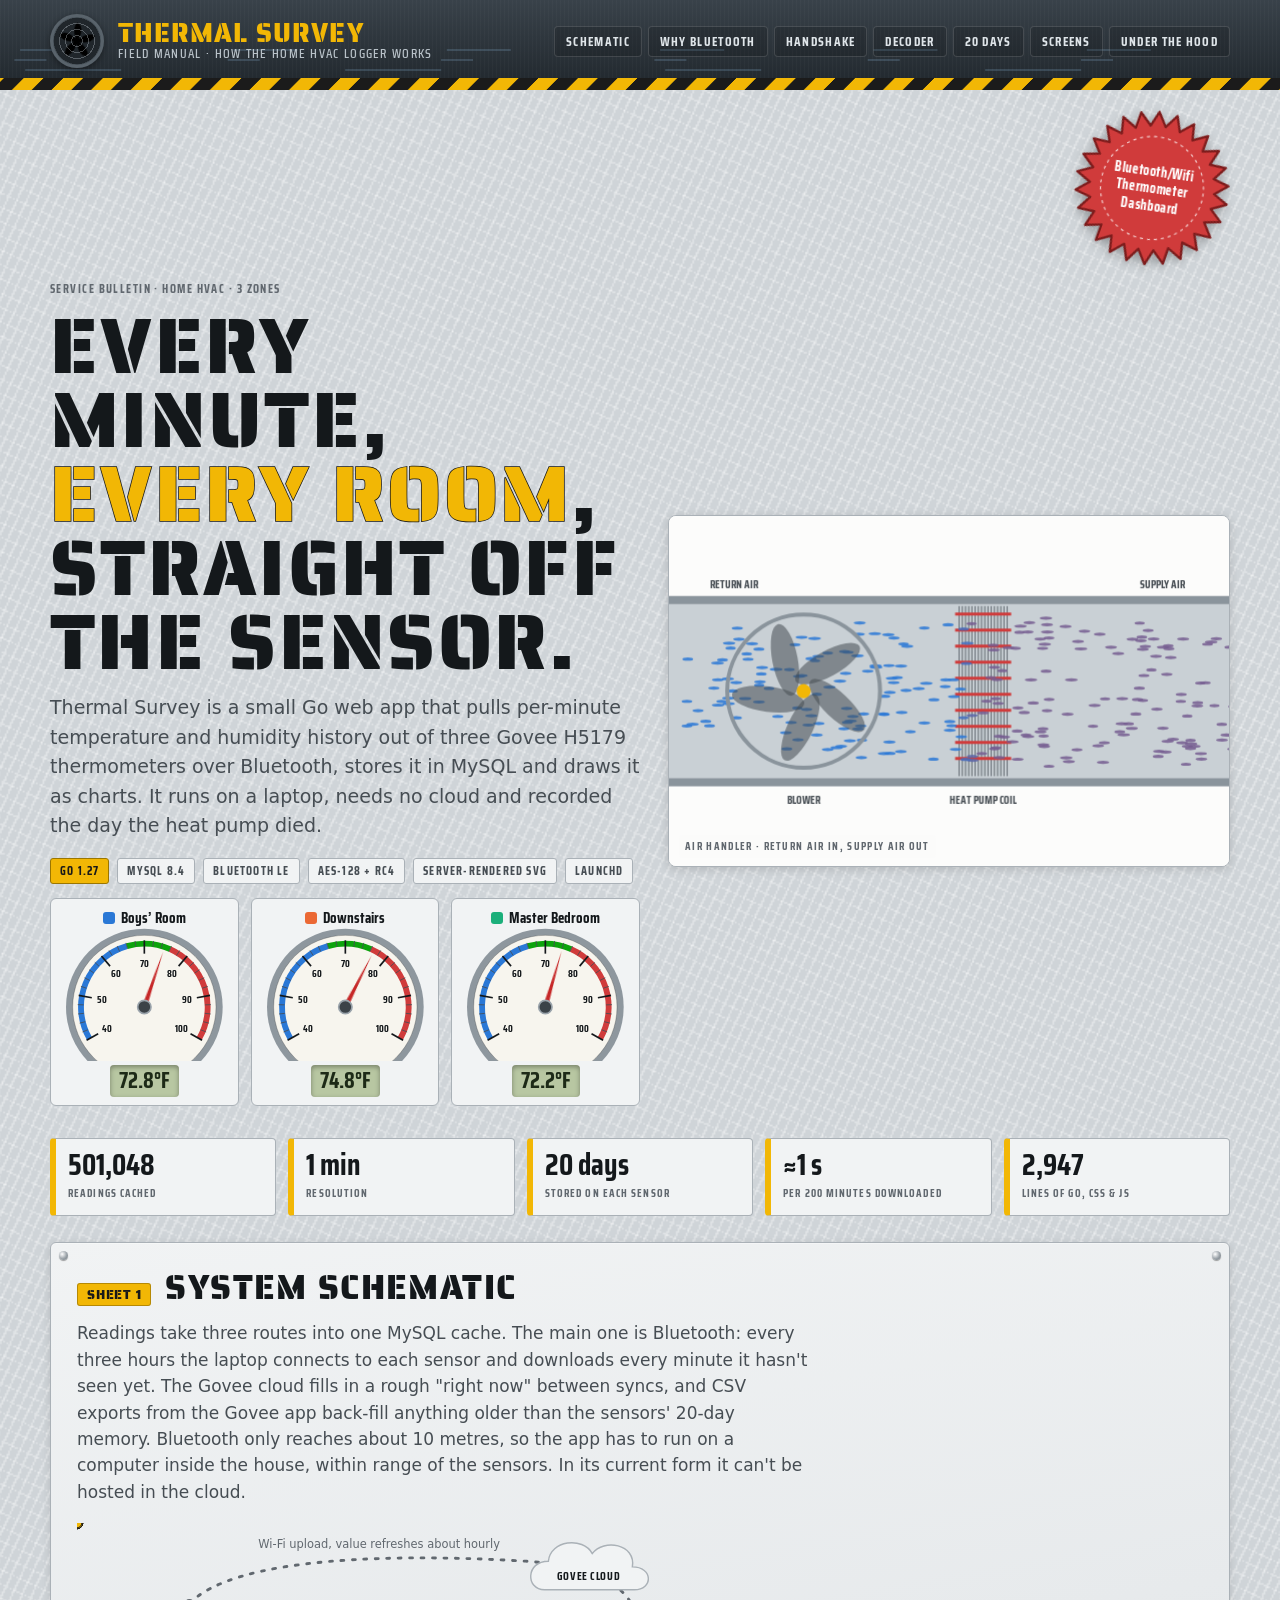
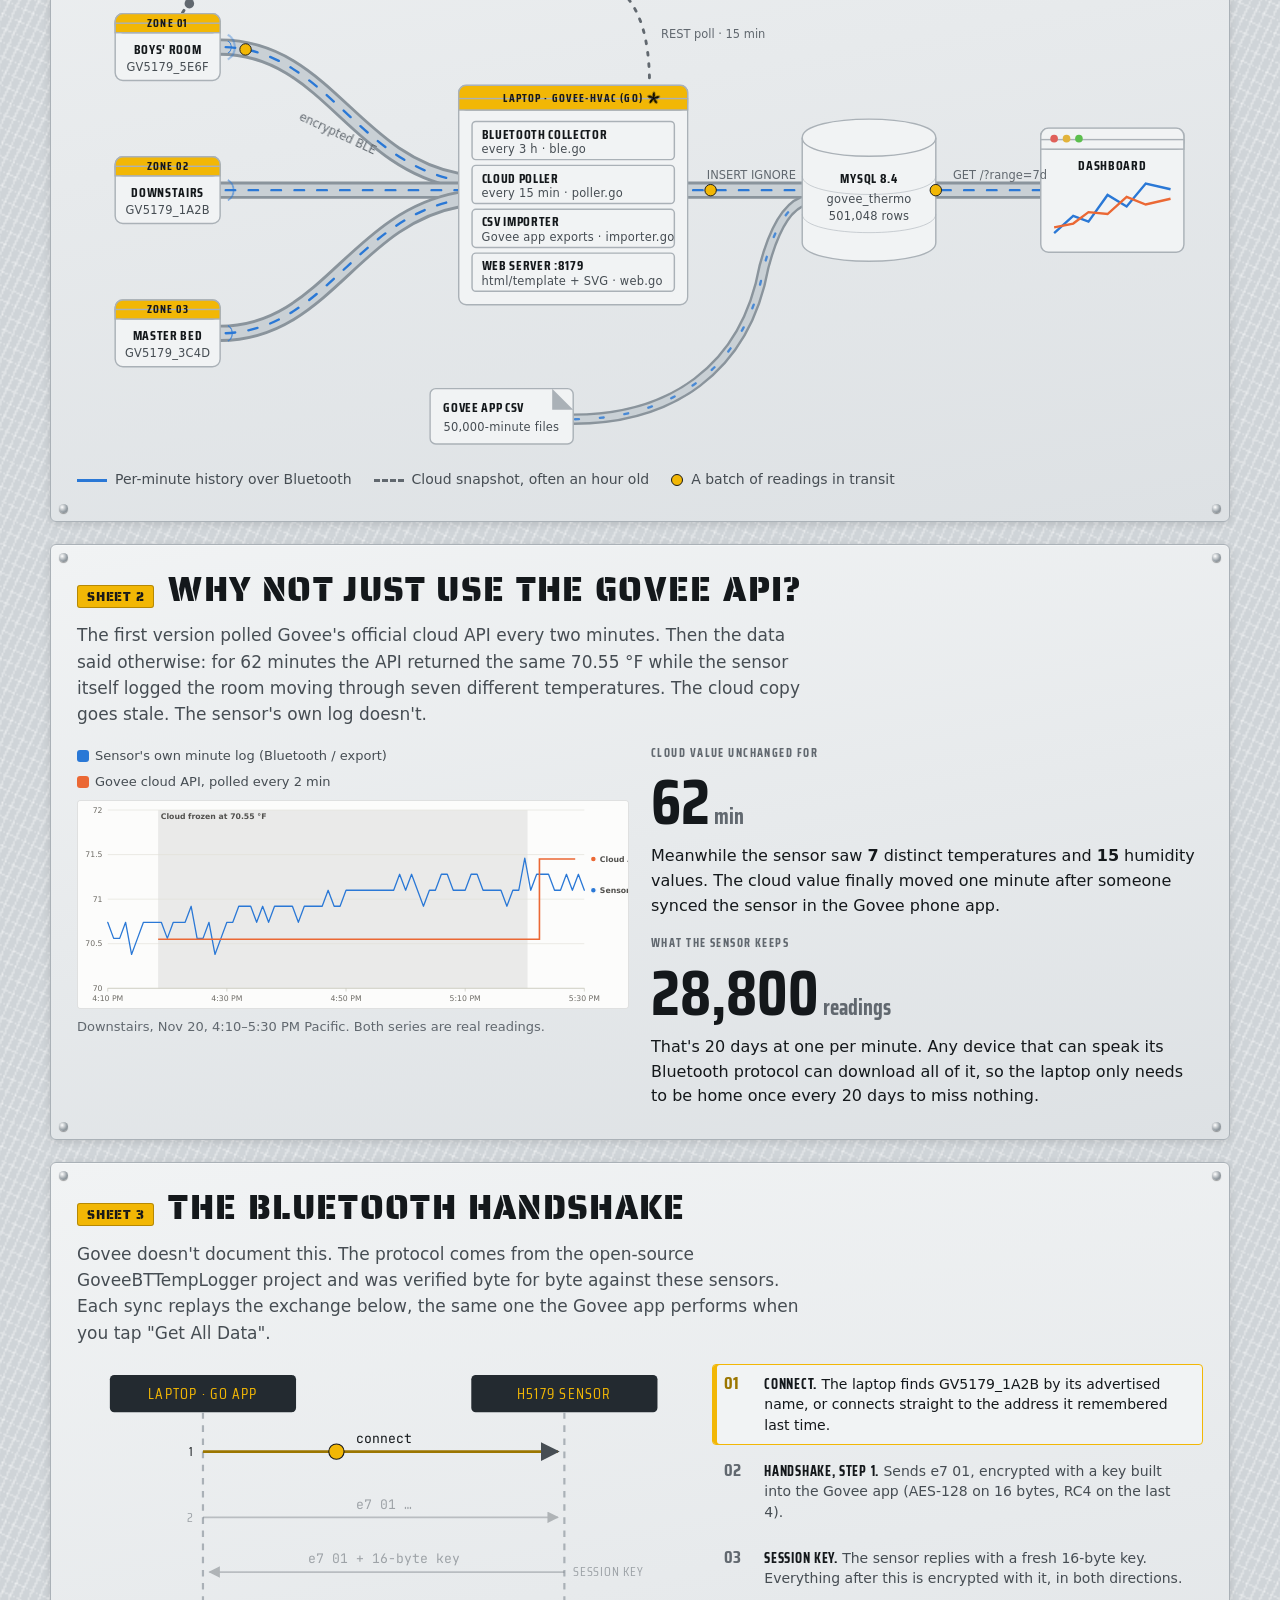
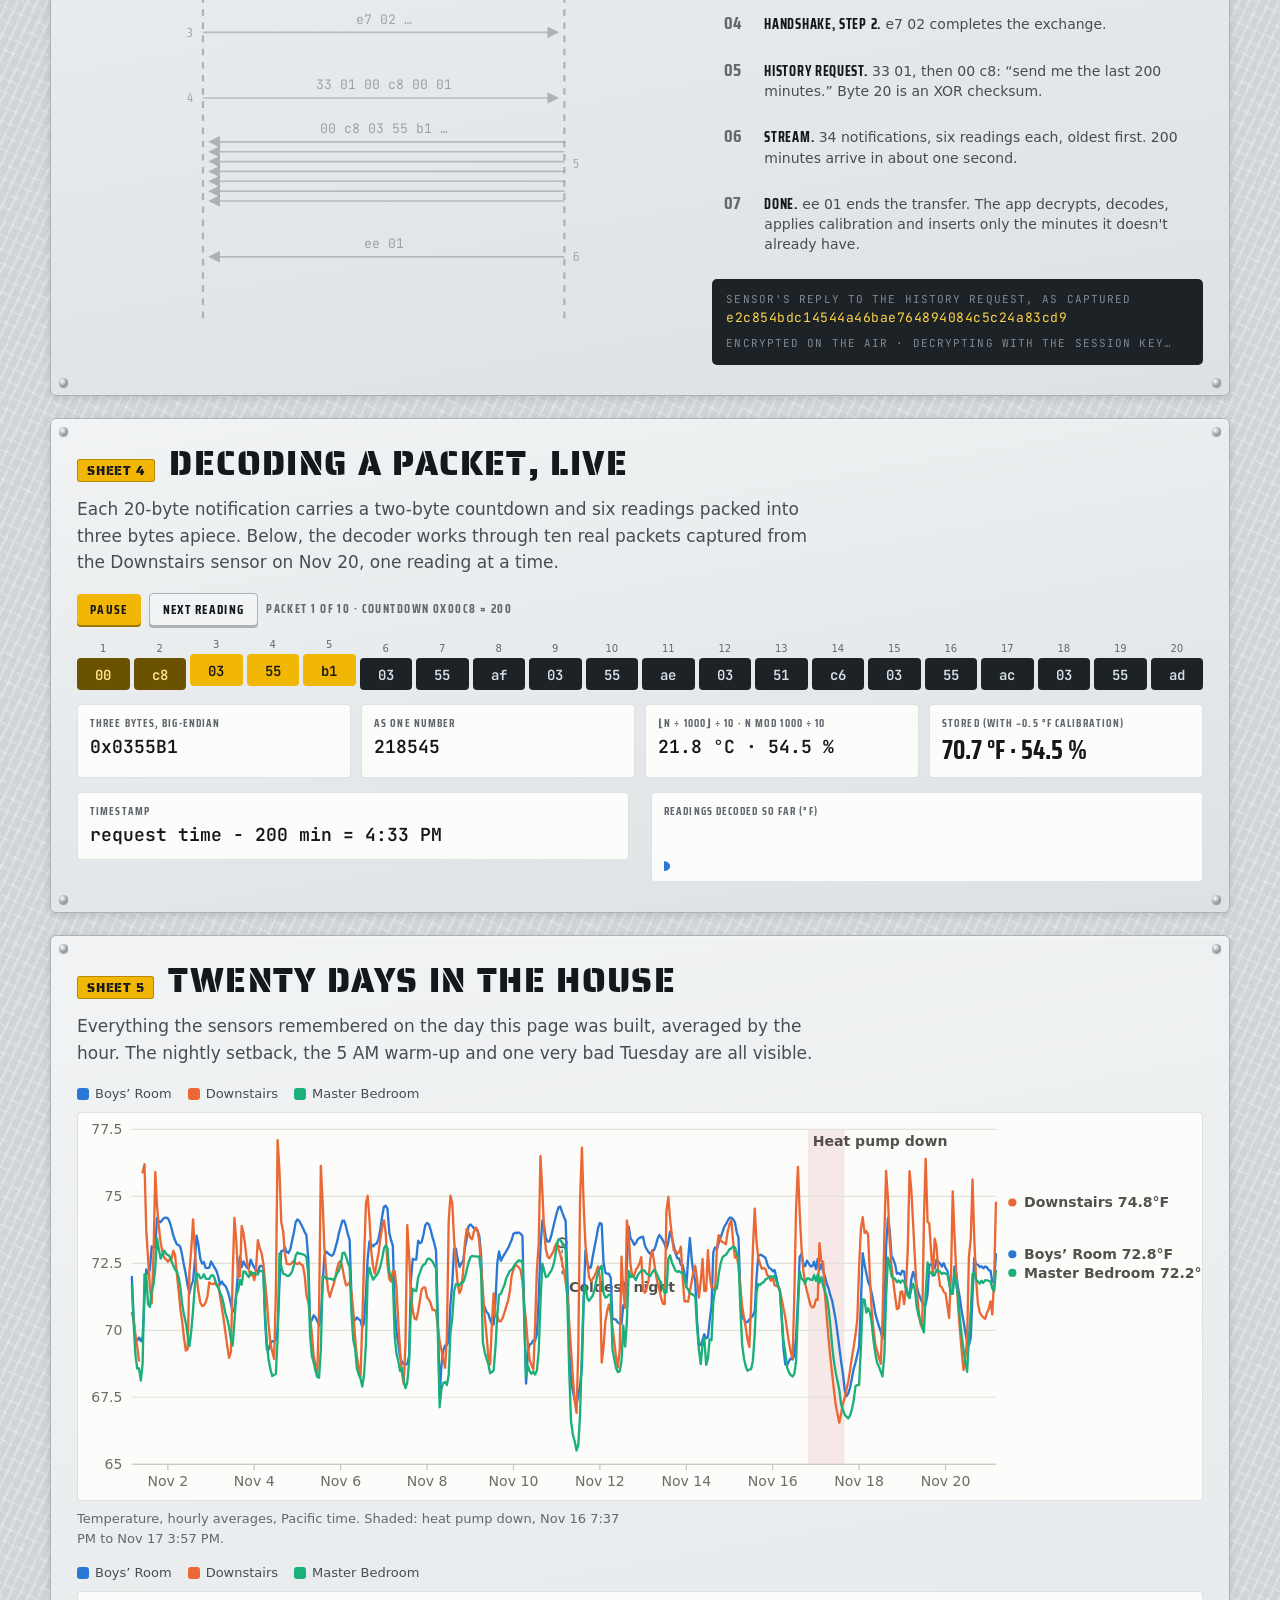
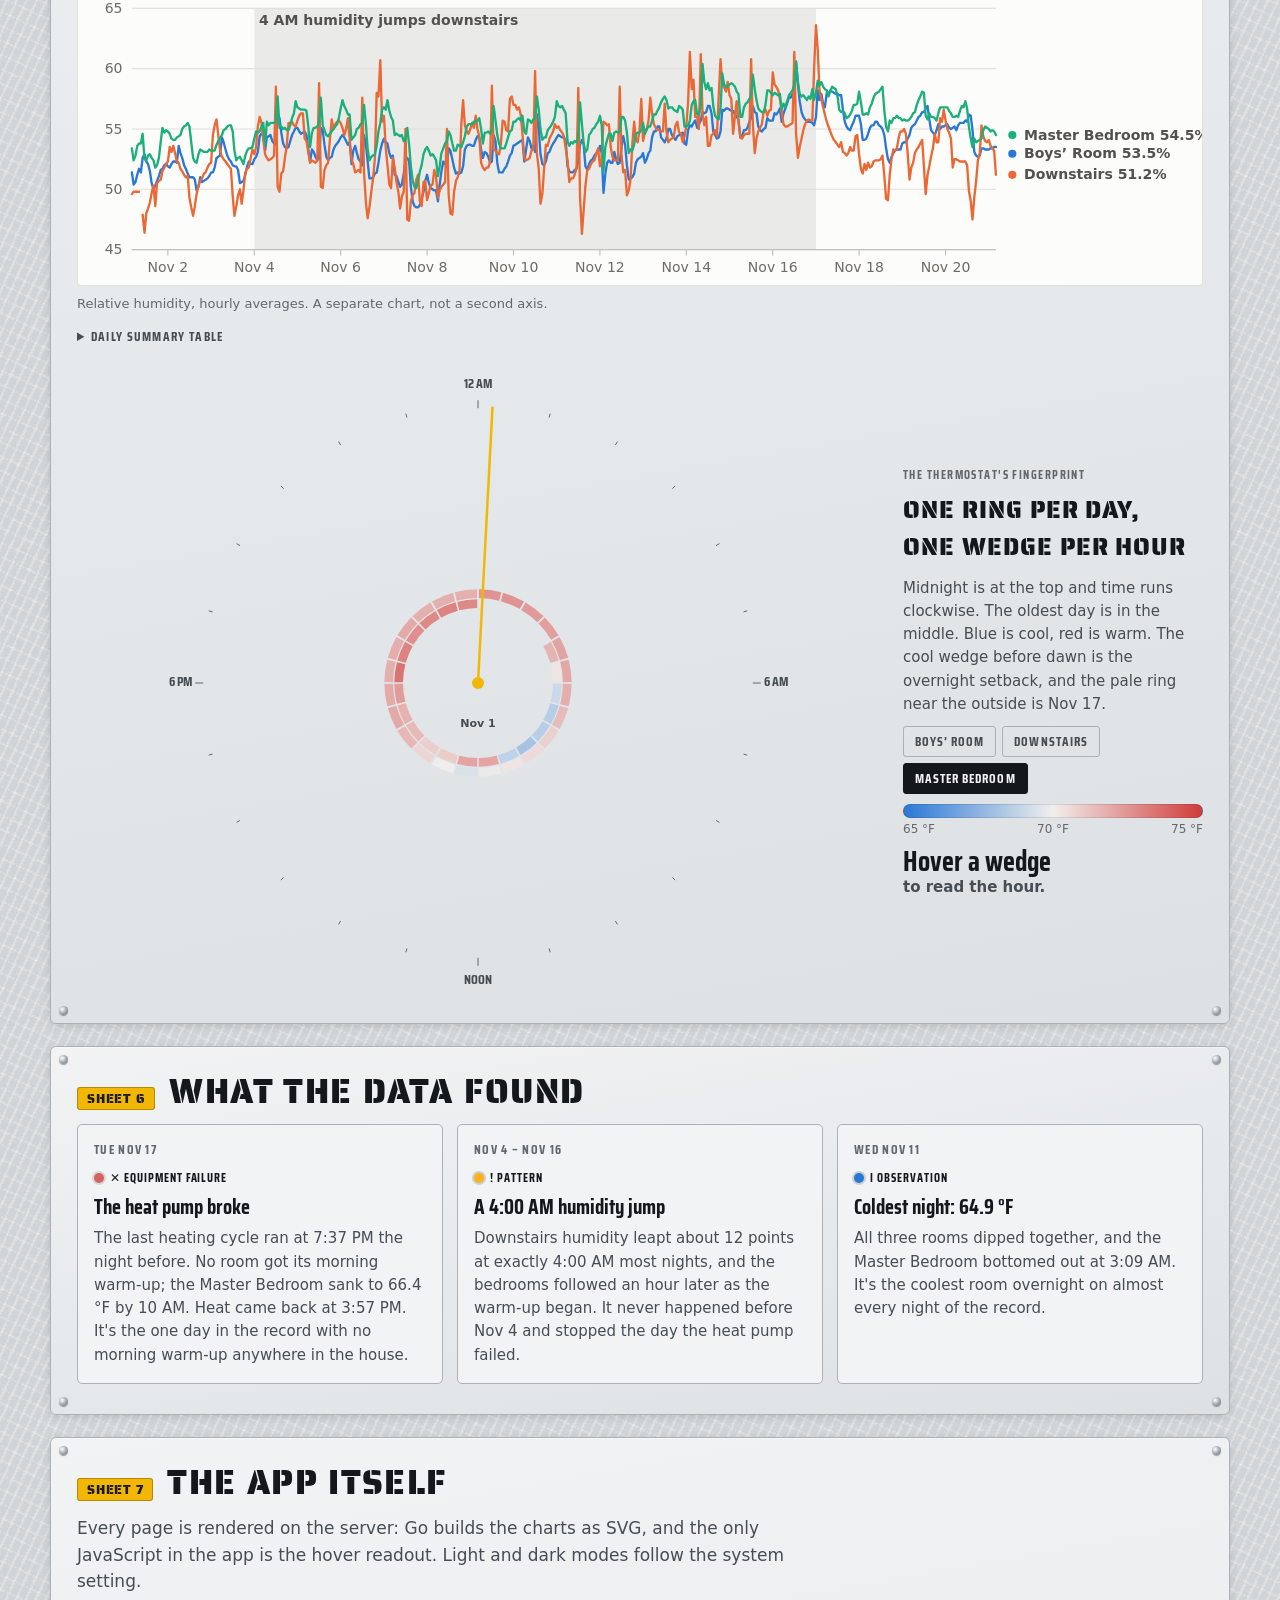
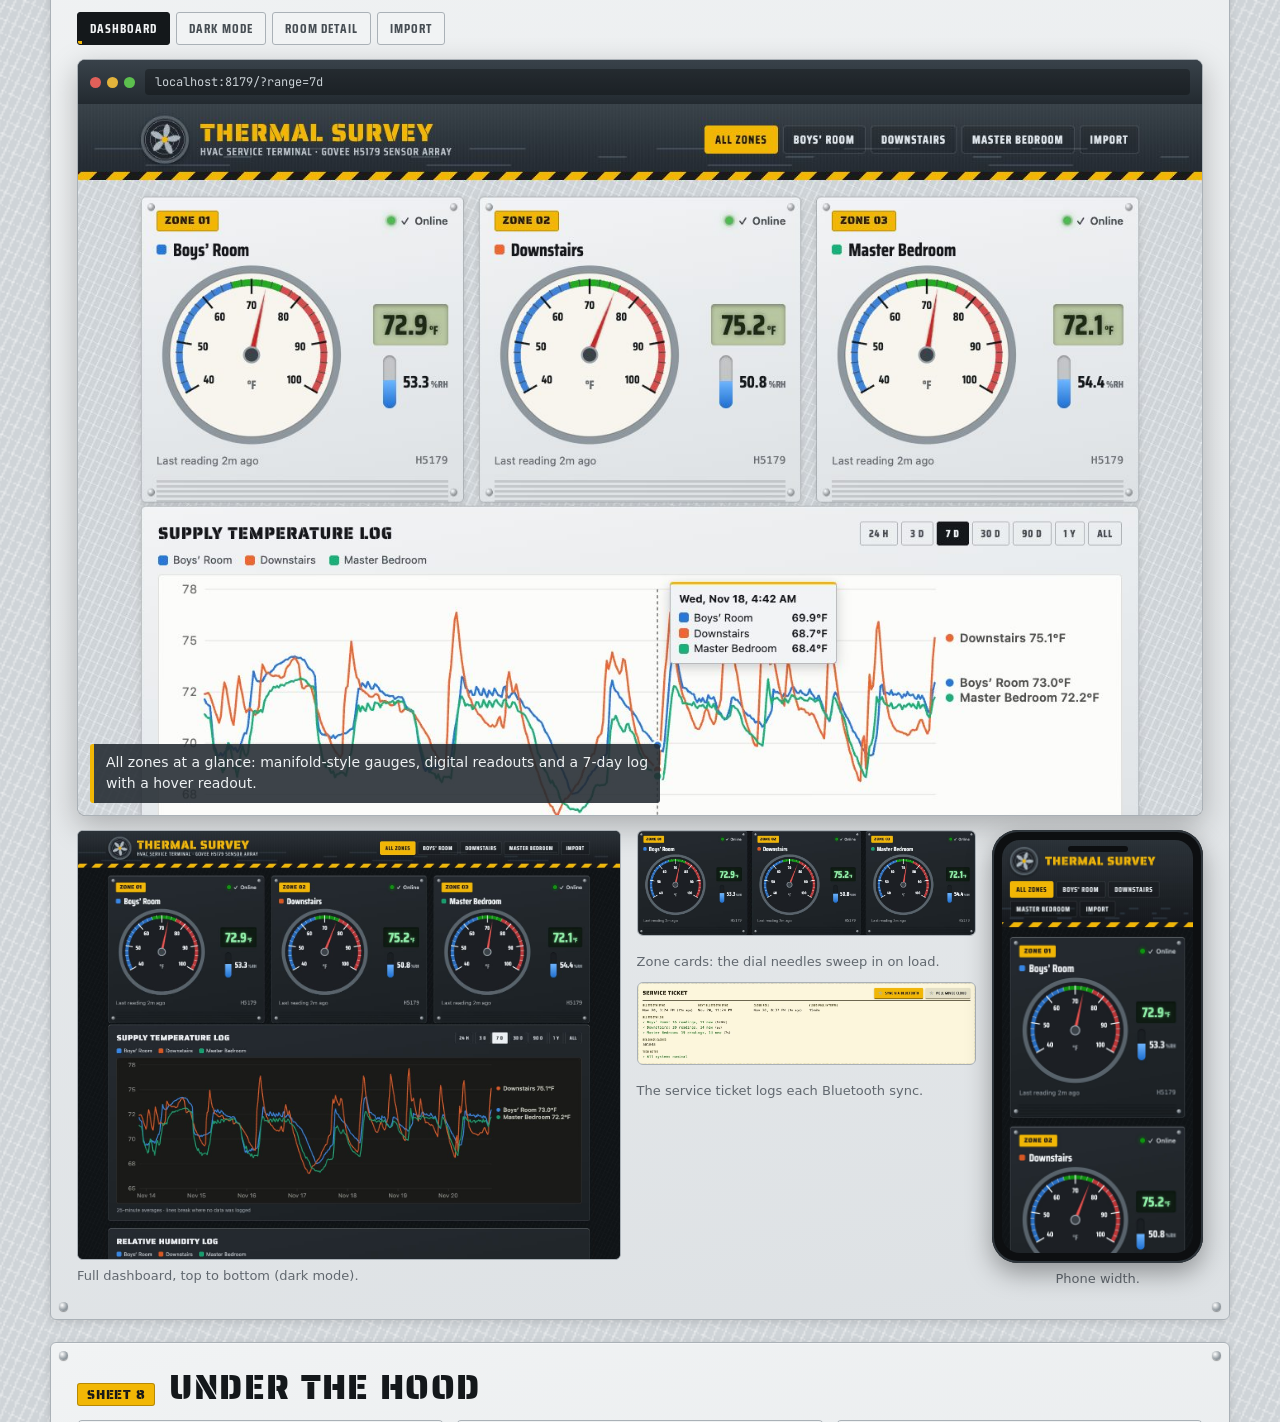
<file: docs/index.html>
<!doctype html>
<html lang="en">
<head>
<meta charset="utf-8">
<title>home-temperature-dashboard</title>
<link rel="icon" type="image/svg+xml" href="explainer/favicon.svg">
<meta http-equiv="refresh" content="0; url=explainer/">
<link rel="canonical" href="explainer/">
</head>
<body>
<p><a href="explainer/">Thermal Survey Field Manual</a> ·
<a href="https://github.com/jconning/home-temperature-dashboard">Source on GitHub</a></p>
</body>
</html>
</file>
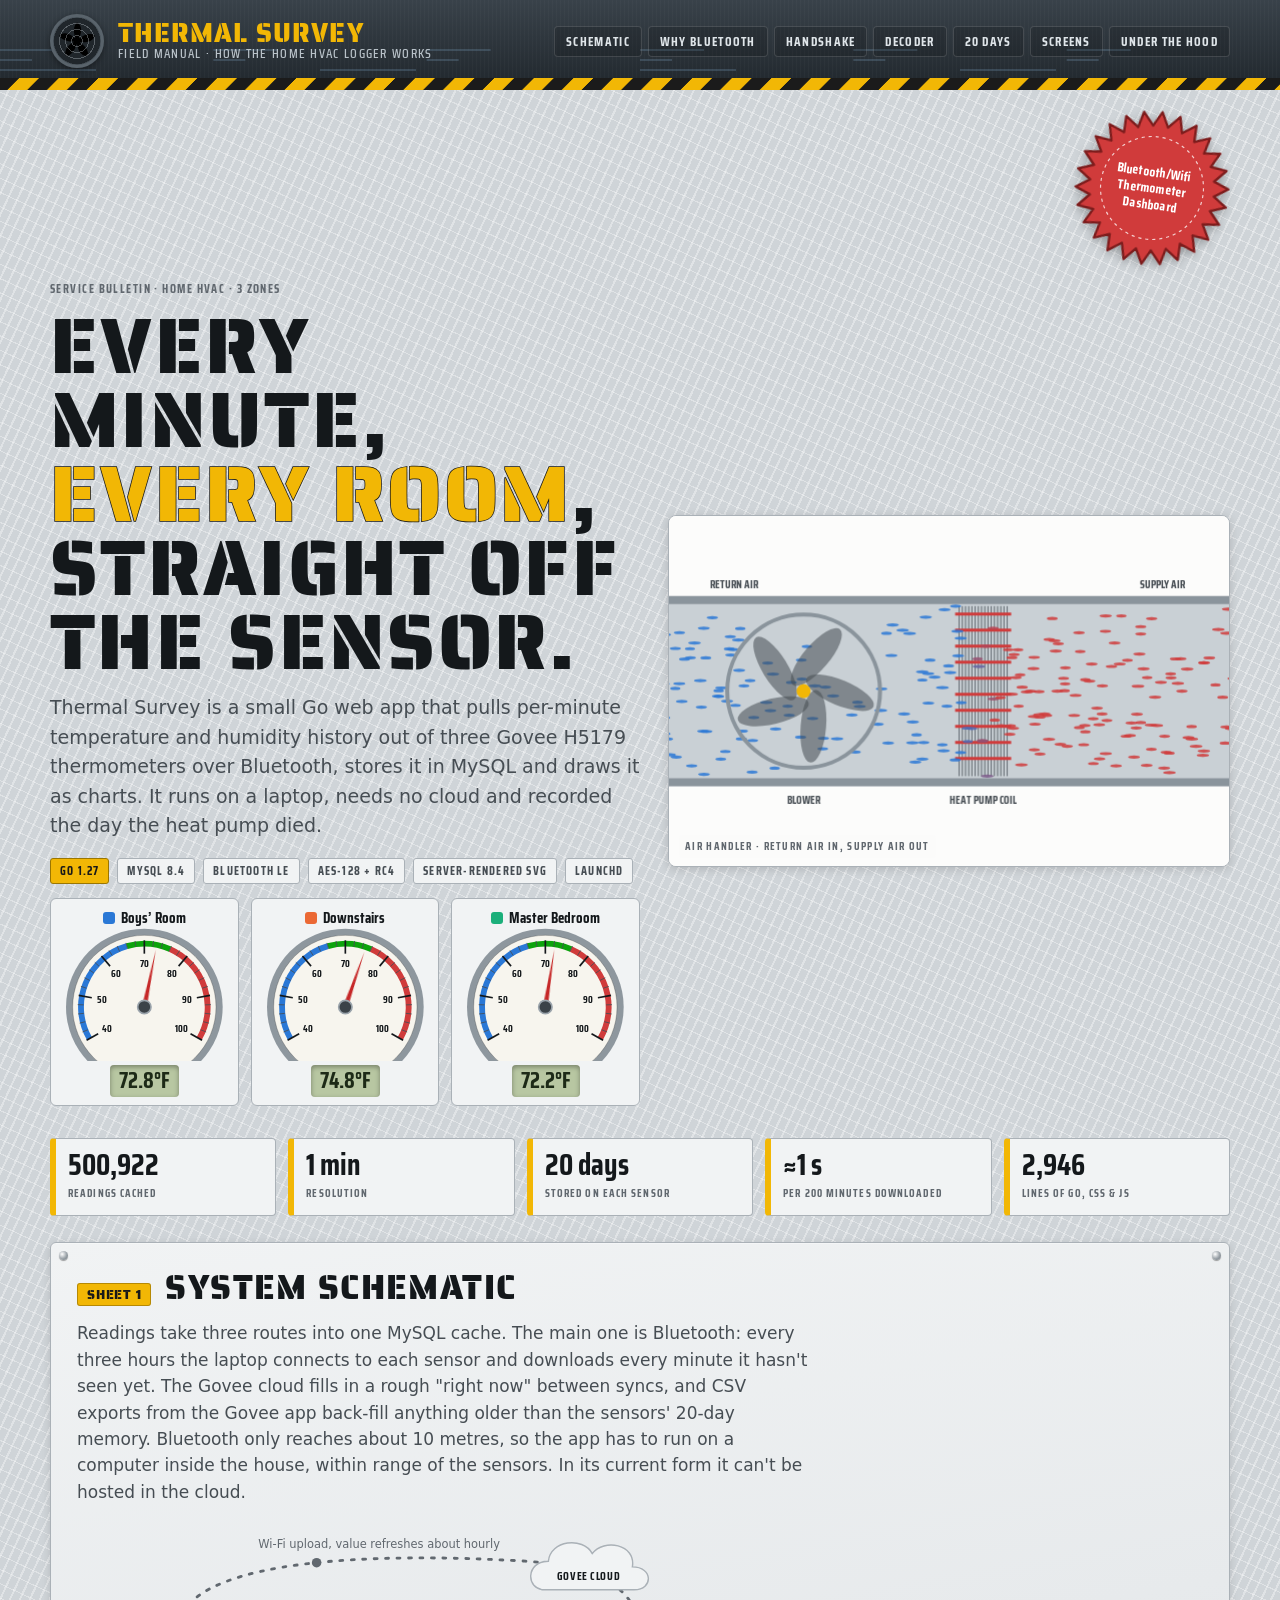
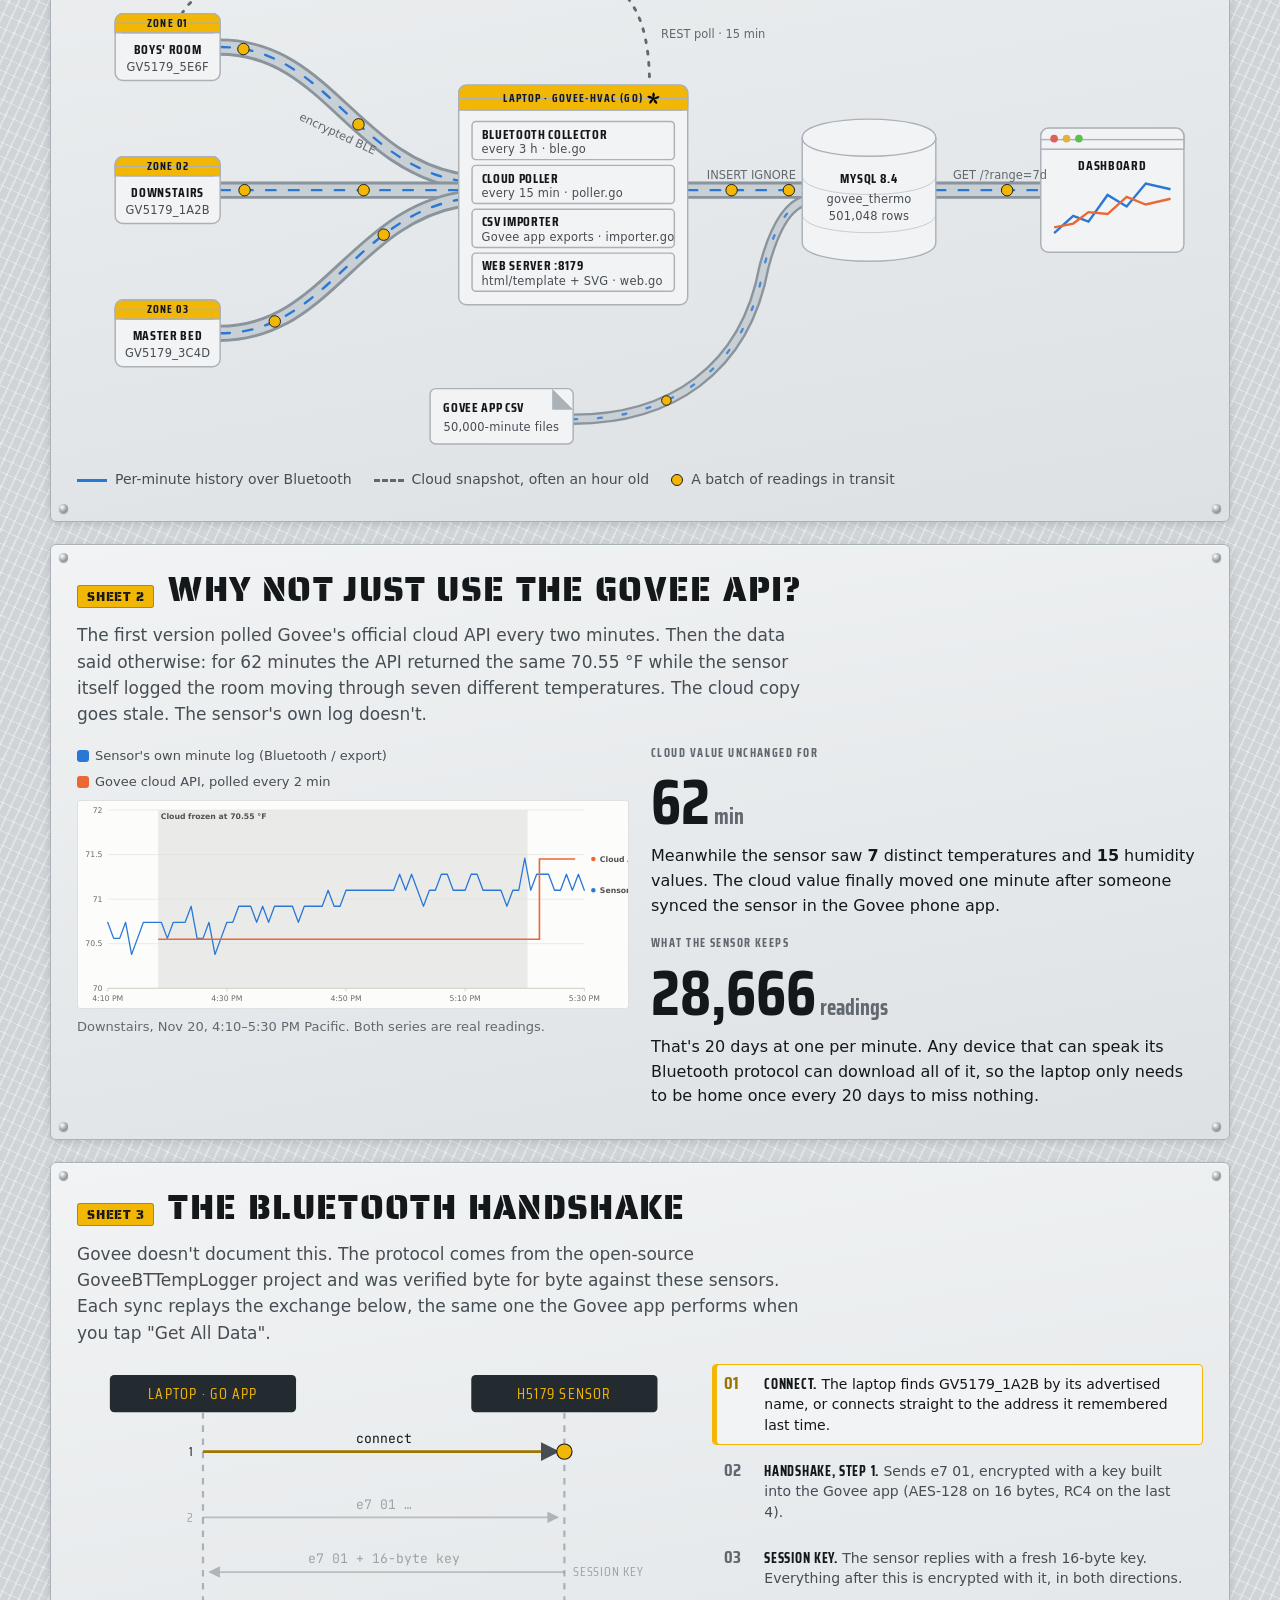
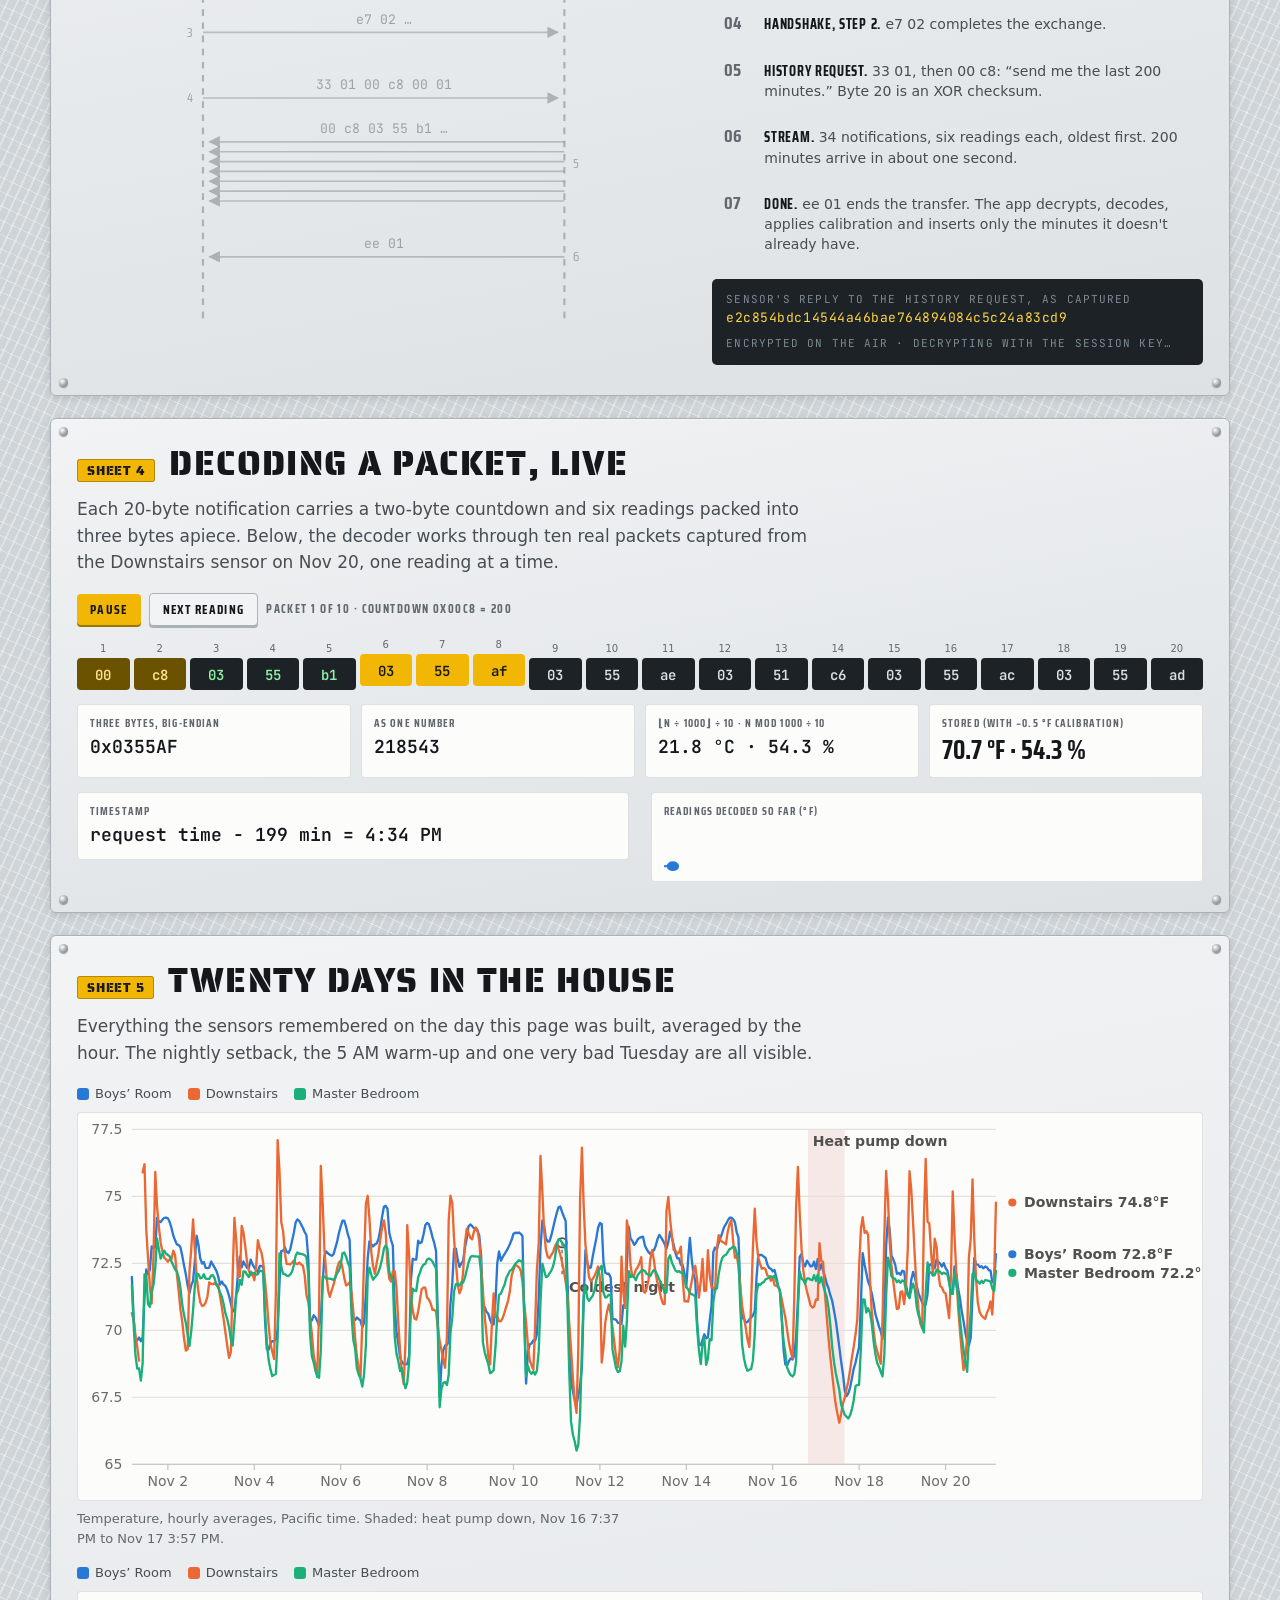
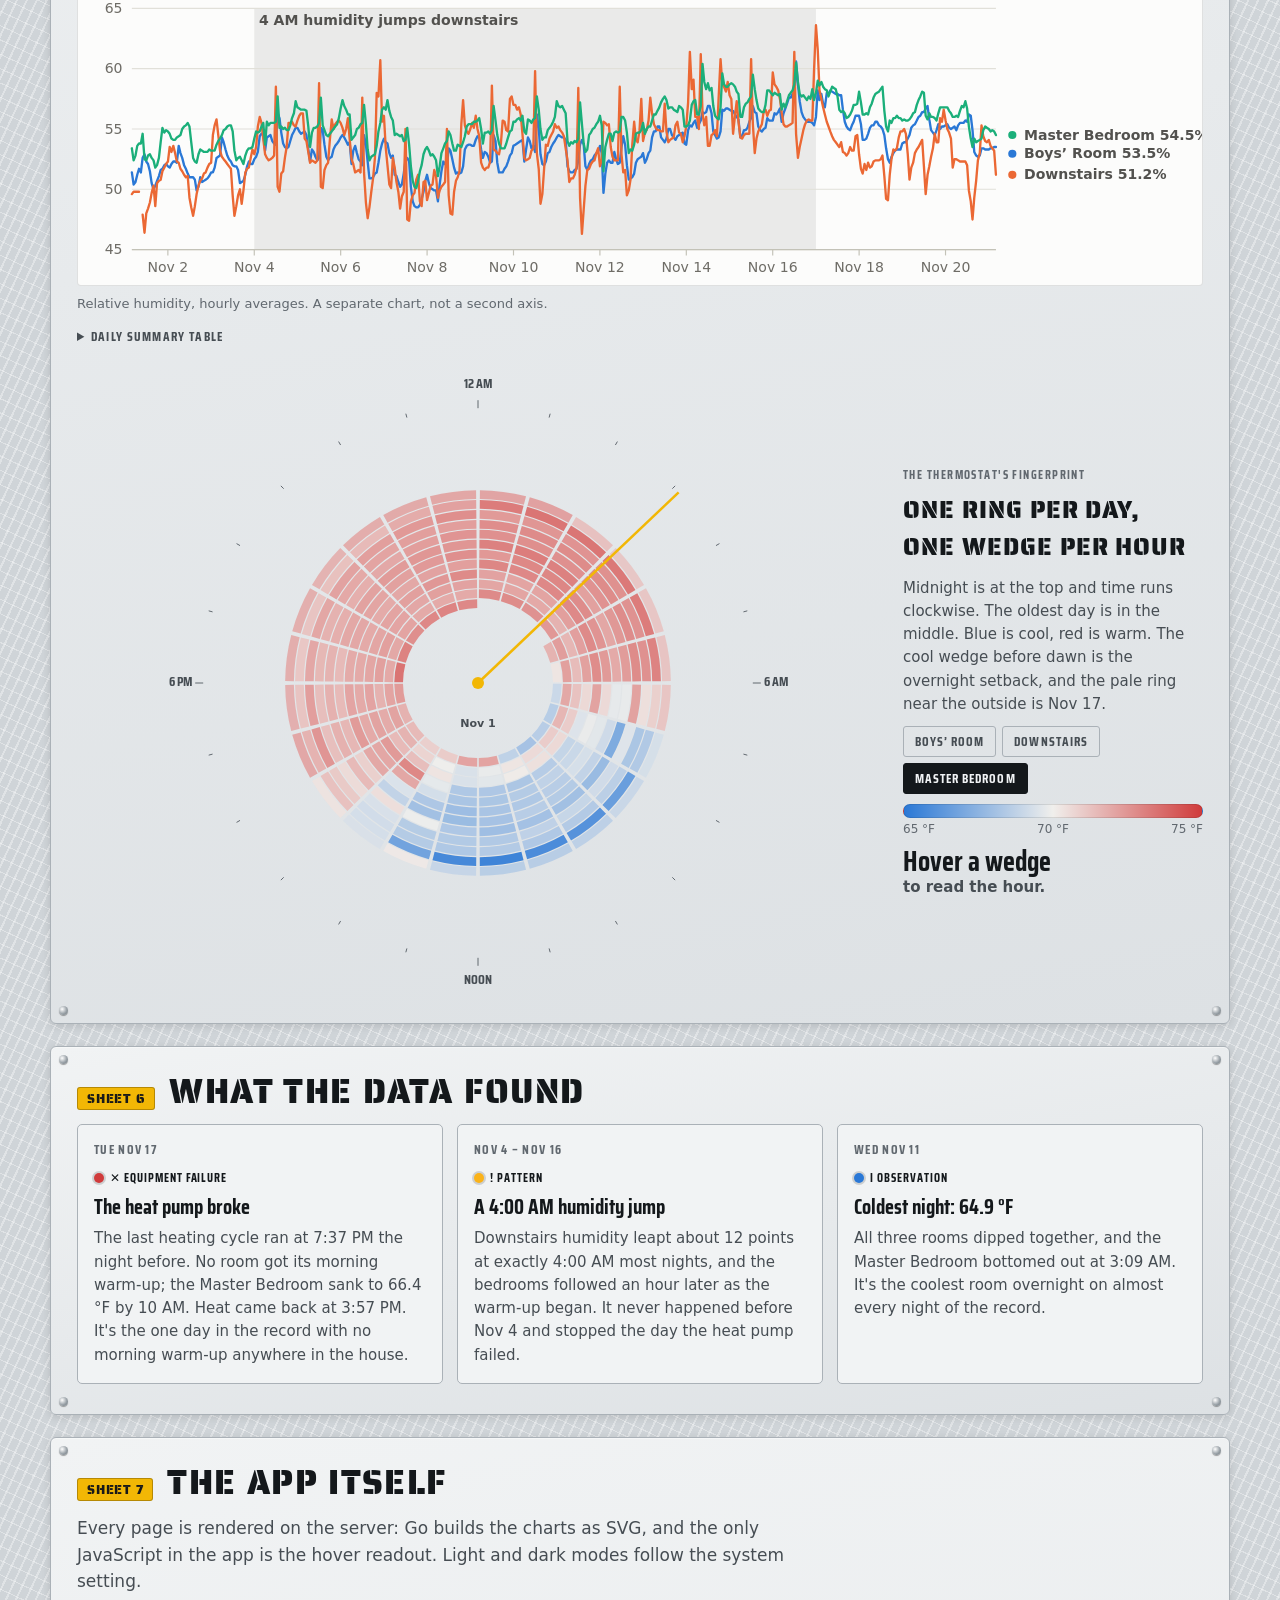
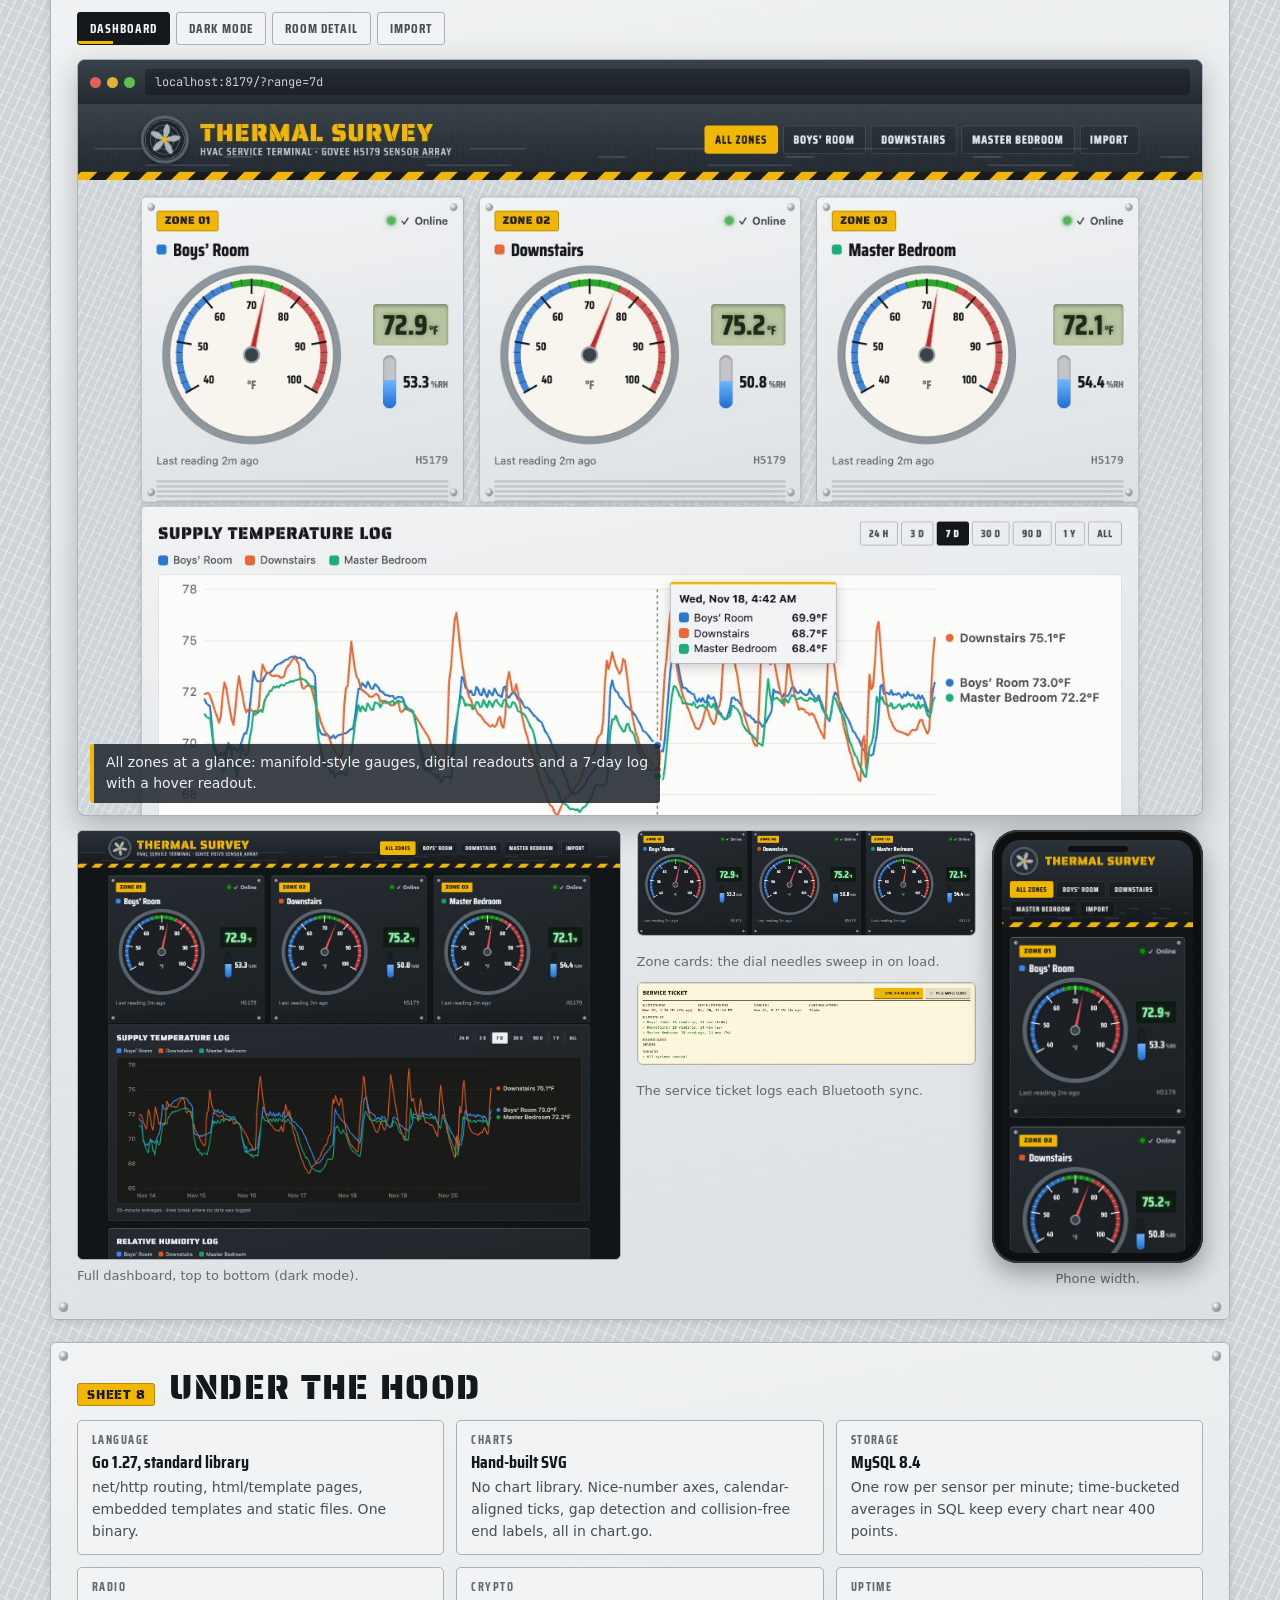
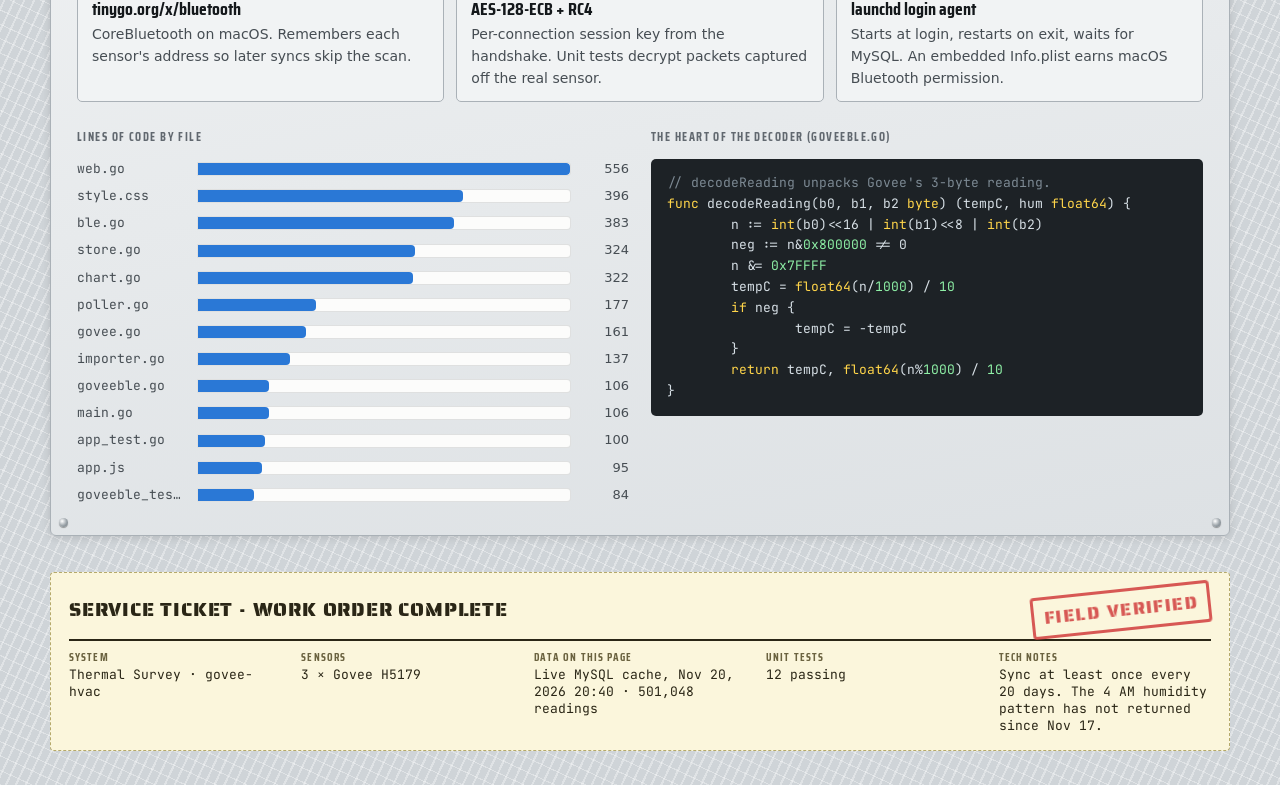
<file: docs/explainer/index.html>
<!doctype html>
<html lang="en">
<head>
<meta charset="utf-8">
<meta name="viewport" content="width=device-width, initial-scale=1, viewport-fit=cover">
<title>Thermal Survey Field Manual</title>
<link rel="icon" type="image/svg+xml" href="data:image/svg+xml,%3Csvg xmlns='http://www.w3.org/2000/svg' viewBox='0 0 64 64'%3E%3Ccircle cx='32' cy='32' r='30' fill='%23232a30' stroke='%23f2b705' stroke-width='3'/%3E%3Cg fill='%23cfd6db'%3E%3Cpath id='b' d='M32 32C26 22 26 10 32 5C40 9 40 22 32 32Z'/%3E%3Cuse href='%23b' transform='rotate(72 32 32)'/%3E%3Cuse href='%23b' transform='rotate(144 32 32)'/%3E%3Cuse href='%23b' transform='rotate(216 32 32)'/%3E%3Cuse href='%23b' transform='rotate(288 32 32)'/%3E%3C/g%3E%3Ccircle cx='32' cy='32' r='5' fill='%23f2b705'/%3E%3C/svg%3E">
<meta name="claude:viewport-fit-sides" content="cover">
<link rel="preconnect" href="https://fonts.googleapis.com">
<link rel="preconnect" href="https://fonts.gstatic.com" crossorigin>
<link href="https://fonts.googleapis.com/css2?family=JetBrains+Mono:wght@400;600&family=Saira+Condensed:wght@500;700&family=Saira+Stencil+One&display=swap" rel="stylesheet">
<style>
/* Layout: a technician's field manual. Riveted sheet-metal service panels stacked under a
   plenum header, each panel opening one part of the machine. Same tokens as the app. */
:root {
  color-scheme: light;
  --page: #cfd4d8; --grain: rgba(255,255,255,.35);
  --panel-a: #f1f3f4; --panel-b: #dde1e4; --panel-edge: #aab1b7;
  --ink: #14181b; --ink-2: #464d53; --muted: #61686f; --hair: rgba(20,24,27,.12);
  --accent: #f2b705; --accent-ink: #191919; --accent-deep: #9b7600;
  --plenum-a: #39424a; --plenum-b: #232a30; --plenum-ink: #f2f4f5; --plenum-sub: #b9c2c9;
  --rivet: radial-gradient(circle at 35% 35%, #fff, #9aa2a8 55%, #6b7379);
  --lcd-bg: #b8c7a2; --lcd-ink: #1d2a17;
  --gauge-face: #f7f5ee; --gauge-bezel: #8e979e; --needle: #c62828;
  --chart-surface: #fcfcfb; --grid: #e1e0d9; --axis: #c3c2b7; --chart-muted: #6e6c66; --chart-ink-2: #52514e;
  --s1: #2a78d6; --s2: #eb6834; --s3: #1baf7a;
  --cold: #2a78d6; --hot: #d03b3b; --mid: #f0efec;
  --good: #0ca30c; --warning: #fab219; --critical: #d03b3b;
  --duct: #8a949c; --duct-in: #c9d0d5; --flow: #2a78d6;
  --ticket: #fbf6dc; --ticket-ink: #2a2616; --ticket-edge: #b5a96b; --ticket-label: #6b6340;
  --code-bg: #1d2226; --code-ink: #d7e0e6; --code-dim: #7d8a94;
  --burst: #d03b3b; --burst-edge: #7d1c1c; --burst-ink: #ffffff; /* same in both themes */
  --f-display: "Saira Stencil One", "Saira Condensed", Impact, sans-serif;
  --f-label: "Saira Condensed", "Arial Narrow", system-ui, sans-serif;
  --f-body: system-ui, -apple-system, "Segoe UI", sans-serif;
  --f-mono: "JetBrains Mono", ui-monospace, Menlo, monospace;
}
@media (prefers-color-scheme: dark) {
  :root:not([data-theme="light"]) {
    color-scheme: dark;
    --page: #111417; --grain: rgba(255,255,255,.02);
    --panel-a: #242a2f; --panel-b: #1b2024; --panel-edge: #3a434a;
    --ink: #eef1f3; --ink-2: #bcc3c9; --muted: #8d959c; --hair: rgba(255,255,255,.1);
    --plenum-a: #2b3238; --plenum-b: #161a1e;
    --rivet: radial-gradient(circle at 35% 35%, #c9d0d5, #5f676d 55%, #2f3539);
    --lcd-bg: #0f1c13; --lcd-ink: #8ef0a6;
    --gauge-face: #1c2024; --gauge-bezel: #59636b; --needle: #ef5350;
    --chart-surface: #1a1a19; --grid: #2c2c2a; --axis: #383835; --chart-muted: #898781; --chart-ink-2: #c3c2b7;
    --s1: #3987e5; --s2: #d95926; --s3: #199e70;
    --cold: #3987e5; --hot: #e66767; --mid: #383835;
    --duct: #4a545c; --duct-in: #2a3137; --flow: #6fb6ff;
    --ticket: #2a2718; --ticket-ink: #efe8c4; --ticket-edge: #6b6340; --ticket-label: #b8ad7a;
    --code-bg: #0c0f11; --code-ink: #d7e0e6; --code-dim: #6b7780;
  }
}
:root[data-theme="dark"] {
  color-scheme: dark;
  --page: #111417; --grain: rgba(255,255,255,.02);
  --panel-a: #242a2f; --panel-b: #1b2024; --panel-edge: #3a434a;
  --ink: #eef1f3; --ink-2: #bcc3c9; --muted: #8d959c; --hair: rgba(255,255,255,.1);
  --plenum-a: #2b3238; --plenum-b: #161a1e;
  --rivet: radial-gradient(circle at 35% 35%, #c9d0d5, #5f676d 55%, #2f3539);
  --lcd-bg: #0f1c13; --lcd-ink: #8ef0a6;
  --gauge-face: #1c2024; --gauge-bezel: #59636b; --needle: #ef5350;
  --chart-surface: #1a1a19; --grid: #2c2c2a; --axis: #383835; --chart-muted: #898781; --chart-ink-2: #c3c2b7;
  --s1: #3987e5; --s2: #d95926; --s3: #199e70;
  --cold: #3987e5; --hot: #e66767; --mid: #383835;
  --duct: #4a545c; --duct-in: #2a3137; --flow: #6fb6ff;
  --ticket: #2a2718; --ticket-ink: #efe8c4; --ticket-edge: #6b6340; --ticket-label: #b8ad7a;
  --code-bg: #0c0f11; --code-ink: #d7e0e6; --code-dim: #6b7780;
}

* { box-sizing: border-box; }
html { scroll-behavior: smooth; }
body {
  margin: 0; color: var(--ink); background-color: var(--page);
  background-image:
    repeating-linear-gradient(115deg, var(--grain) 0 2px, transparent 2px 9px),
    repeating-linear-gradient(25deg, var(--grain) 0 1px, transparent 1px 13px);
  font: 16px/1.55 var(--f-body);
}
a { color: inherit; }
:focus-visible { outline: 3px solid var(--accent); outline-offset: 2px; }
.gutter { padding-left: max(16px, env(safe-area-inset-left, 0px)); padding-right: max(16px, env(safe-area-inset-right, 0px)); }
.wrap { max-width: 1180px; margin: 0 auto; }
h1, h2, h3 { text-wrap: balance; margin: 0; }
p { margin: 0; max-width: 68ch; }
.stencil { font-family: var(--f-display); font-weight: 400; letter-spacing: .04em; text-transform: uppercase; }
.label { font: 700 12px/1.2 var(--f-label); letter-spacing: .12em; text-transform: uppercase; color: var(--muted); }
code, .mono { font-family: var(--f-mono); font-size: .9em; }

/* ---------- Plenum header ---------- */
.plenum {
  position: relative; overflow: hidden; color: var(--plenum-ink);
  background: repeating-linear-gradient(90deg, rgba(255,255,255,.025) 0 1px, transparent 1px 4px), linear-gradient(180deg, var(--plenum-a), var(--plenum-b));
}
.plenum-bar { display: flex; flex-wrap: wrap; gap: 10px 22px; align-items: center; justify-content: space-between; padding-block: 14px 10px; position: relative; z-index: 2; }
.brand { display: flex; align-items: center; gap: 14px; text-decoration: none; }
.brand-title { display: block; font: 400 26px/1 var(--f-display); letter-spacing: .04em; color: var(--accent); text-transform: uppercase; }
.brand-sub { display: block; font: 500 13px/1.3 var(--f-label); letter-spacing: .1em; text-transform: uppercase; color: var(--plenum-sub); }
.fan-housing { width: 54px; height: 54px; flex: none; border-radius: 50%; display: grid; place-items: center; position: relative;
  background: radial-gradient(circle, #20262b 60%, #4a545c 62%, #2a3137 70%); box-shadow: inset 0 0 0 3px #59636b, 0 2px 6px rgba(0,0,0,.4); }
.fan-housing::after { content: ""; position: absolute; inset: 4px; border-radius: 50%; background: repeating-radial-gradient(circle, transparent 0 5px, rgba(200,208,214,.35) 5px 6px); }
.fan { width: 44px; height: 44px; }
.fan .blades { fill: #aab4bc; } .fan .hub { fill: var(--accent); }
.spin { animation: spin 1.6s linear infinite; transform-origin: center; transform-box: fill-box; }
.nav { display: flex; flex-wrap: wrap; gap: 6px; }
.nav a { font: 700 13px/1 var(--f-label); letter-spacing: .1em; text-transform: uppercase; text-decoration: none; color: #dfe5e9; padding: 8px 11px; border-radius: 4px; border: 1px solid rgba(255,255,255,.14); background: rgba(0,0,0,.15); }
.nav a:hover { border-color: var(--accent); color: #fff; }
.airflow { position: absolute; inset: auto 0 0; width: 100%; height: 40px; opacity: .35; pointer-events: none; }
.airflow path { stroke: #9fd3ff; stroke-width: 1.2; fill: none; stroke-dasharray: 60 140; animation: flow 3s linear infinite; }
.airflow .d2 { animation-duration: 4.2s; stroke-dasharray: 30 170; } .airflow .d3 { animation-duration: 2.4s; stroke-dasharray: 90 210; }
.hazard { height: 12px; background: repeating-linear-gradient(-45deg, var(--accent) 0 14px, #1b1b1b 14px 28px); background-size: 39.6px 39.6px; animation: hazard 2.5s linear infinite; }

/* ---------- Starburst ---------- */
.credit-row { display: flex; flex-wrap: wrap; justify-content: flex-end; align-items: center; gap: 12px 26px; padding-block: 20px 0; }
.burst { width: 156px; flex: none; transform: rotate(8deg); }
.burst svg { display: block; width: 100%; height: auto; overflow: visible; }
.burst .star { fill: var(--burst); stroke: var(--burst-edge); stroke-width: 3; stroke-linejoin: round; transform-origin: 100px 100px; animation: spin 30s linear infinite; filter: drop-shadow(0 4px 6px rgba(0,0,0,.3)); }
.burst .ring { fill: none; stroke: var(--burst-ink); stroke-width: 1.5; stroke-dasharray: 4 5; opacity: .75; transform-origin: 100px 100px; animation: spin 20s linear infinite reverse; }
.burst .txt { transform-origin: 100px 100px; animation: pulse 2.4s ease-in-out infinite; }
.burst text { fill: var(--burst-ink); font: 700 17px var(--f-label); text-anchor: middle; letter-spacing: .02em; }
@keyframes pulse { 50% { transform: scale(1.07); } }
@media (max-width: 560px) { .credit-row { justify-content: center; } .burst { width: 128px; } }

/* ---------- Hero ---------- */
.hero { display: grid; grid-template-columns: minmax(0, 1.05fr) minmax(0, 1fr); gap: 28px; align-items: center; padding-block: 10px 10px; }
.hero h1 { font: 400 clamp(40px, 6.4vw, 78px)/.95 var(--f-display); letter-spacing: .03em; text-transform: uppercase; }
.hero h1 .yel { color: var(--accent); -webkit-text-stroke: 1.5px var(--accent-ink); paint-order: stroke fill; }
.hero .lede { font-size: 19px; color: var(--ink-2); margin-top: 14px; }
.tagrow { display: flex; flex-wrap: wrap; gap: 8px; margin-top: 18px; }
.tag { font: 700 12px/1 var(--f-label); letter-spacing: .1em; text-transform: uppercase; padding: 6px 9px; border-radius: 3px; border: 1px solid var(--panel-edge); color: var(--ink-2); background: var(--panel-a); }
.tag.y { background: var(--accent); color: var(--accent-ink); border-color: var(--accent-deep); }
.machine { position: relative; border-radius: 8px; overflow: hidden; border: 1px solid var(--panel-edge); background: var(--chart-surface); box-shadow: 0 2px 10px rgba(0,0,0,.15); aspect-ratio: 16 / 10; max-width: 100%; }
.machine canvas { position: absolute; inset: 0; width: 100%; height: 100%; }
.machine .cap { position: absolute; left: 10px; bottom: 8px; font: 700 11px var(--f-label); letter-spacing: .12em; text-transform: uppercase; color: var(--muted); background: color-mix(in srgb, var(--chart-surface) 80%, transparent); padding: 3px 6px; border-radius: 3px; }

.stats { display: grid; grid-template-columns: repeat(5, minmax(0, 1fr)); gap: 12px; padding-block: 22px 8px; }
.stat { background: var(--panel-a); border: 1px solid var(--panel-edge); border-left: 6px solid var(--accent); border-radius: 4px; padding: 10px 12px; min-width: 0; }
.stat .v { font: 700 30px/1.05 var(--f-label); font-variant-numeric: tabular-nums; display: block; }
.stat .k { font: 700 11px/1.25 var(--f-label); letter-spacing: .1em; text-transform: uppercase; color: var(--muted); }

/* ---------- Panels ---------- */
main { display: grid; gap: 22px; padding-block: 18px 10px; }
.panel { position: relative; background: linear-gradient(170deg, var(--panel-a), var(--panel-b)); border: 1px solid var(--panel-edge); border-radius: 6px;
  box-shadow: 0 1px 0 rgba(255,255,255,.35) inset, 0 2px 8px rgba(0,0,0,.12); padding: 26px 26px 30px; min-width: 0; }
.rivet { position: absolute; width: 9px; height: 9px; border-radius: 50%; background: var(--rivet); box-shadow: 0 1px 1px rgba(0,0,0,.35); }
.rivet.tl { top: 8px; left: 8px; } .rivet.tr { top: 8px; right: 8px; } .rivet.bl { bottom: 8px; left: 8px; } .rivet.br { bottom: 8px; right: 8px; }
.panel-head { display: flex; flex-wrap: wrap; align-items: baseline; gap: 6px 14px; margin-bottom: 14px; }
.plate { font: 400 13px/1 var(--f-display); letter-spacing: .06em; text-transform: uppercase; padding: 5px 10px; border-radius: 3px; background: var(--accent); color: var(--accent-ink); box-shadow: inset 0 0 0 1px rgba(0,0,0,.25); }
.panel h2 { font: 400 clamp(24px, 3.2vw, 34px)/1.1 var(--f-display); letter-spacing: .04em; text-transform: uppercase; }
.panel .intro { color: var(--ink-2); margin-bottom: 18px; font-size: 17px; }
.two { display: grid; grid-template-columns: minmax(0, 1fr) minmax(0, 1fr); gap: 22px; align-items: start; }
.scroll-x { overflow-x: auto; -webkit-overflow-scrolling: touch; }

/* ---------- Schematic ---------- */
.schematic { min-width: 820px; display: block; width: 100%; height: auto; font-family: var(--f-label); }
.duct-outer { fill: none; stroke: var(--duct); stroke-width: 18; stroke-linecap: round; stroke-linejoin: round; }
.duct-inner { fill: none; stroke: var(--duct-in); stroke-width: 12; stroke-linecap: round; stroke-linejoin: round; }
.duct-flow { fill: none; stroke: var(--flow); stroke-width: 2.5; stroke-dasharray: 10 14; stroke-linecap: round; animation: flow2 1.2s linear infinite; }
.duct-flow.slow { animation-duration: 3.5s; stroke-dasharray: 4 22; opacity: .8; }
.duct-flow.cloud { stroke: var(--muted); stroke-dasharray: 3 9; animation-duration: 6s; }
.node rect, .node path.box { fill: var(--panel-a); stroke: var(--panel-edge); stroke-width: 1.5; }
.node .hdr { fill: var(--accent); }
.node text { fill: var(--ink); font-size: 14px; font-weight: 700; letter-spacing: .05em; text-transform: uppercase; }
.node .sub { fill: var(--ink-2); font-size: 12px; font-weight: 500; letter-spacing: .02em; text-transform: none; font-family: var(--f-body); }
.node .hdr-t { fill: var(--accent-ink); font-size: 12px; letter-spacing: .1em; }
.pkt { fill: var(--accent); stroke: var(--accent-ink); stroke-width: 1; }
.pkt.c { fill: var(--muted); stroke: none; }
.ble-wave { fill: none; stroke: var(--flow); stroke-width: 2; opacity: 0; animation: wave 2.4s ease-out infinite; transform-box: fill-box; transform-origin: left center; }
.sch-note { fill: var(--muted); font-size: 12px; font-family: var(--f-body); }
.legend-row { display: flex; flex-wrap: wrap; gap: 8px 22px; margin-top: 12px; font-size: 14px; color: var(--ink-2); }
.legend-row span { display: inline-flex; align-items: center; gap: 8px; }
.lg-line { width: 30px; height: 0; border-top: 3px solid var(--flow); }
.lg-line.dash { border-top: 3px dashed var(--muted); }
.lg-dot { width: 12px; height: 12px; border-radius: 50%; background: var(--accent); border: 1px solid var(--accent-ink); }

/* ---------- Charts (shared) ---------- */
.legend { list-style: none; display: flex; flex-wrap: wrap; gap: 6px 16px; padding: 0; margin: 0 0 8px; font-size: 13px; color: var(--ink-2); }
.legend li { display: flex; align-items: center; gap: 6px; }
.sw { display: inline-block; width: 12px; height: 12px; border-radius: 3px; flex: none; }
.sw.s1 { background: var(--s1); } .sw.s2 { background: var(--s2); } .sw.s3 { background: var(--s3); }
.chart-box { position: relative; background: var(--chart-surface); border: 1px solid var(--hair); border-radius: 4px; overflow-x: auto; }
.chart-box svg { display: block; width: 100%; min-width: 620px; height: auto; font: 12px var(--f-body); }
.c-grid { stroke: var(--grid); stroke-width: 1; }
.c-axis { stroke: var(--axis); stroke-width: 1; }
.c-tick { fill: var(--chart-muted); font-variant-numeric: tabular-nums; }
.c-line { fill: none; stroke-width: 2; stroke-linejoin: round; stroke-linecap: round; }
.c-line.s1 { stroke: var(--s1); } .c-line.s2 { stroke: var(--s2); } .c-line.s3 { stroke: var(--s3); }
.c-step { fill: none; stroke-width: 2.5; stroke: var(--s2); stroke-linejoin: miter; }
.c-dot.s1 { fill: var(--s1); } .c-dot.s2 { fill: var(--s2); } .c-dot.s3 { fill: var(--s3); }
.c-dot { stroke: var(--chart-surface); stroke-width: 2; }
.c-end { fill: var(--chart-ink-2); font-weight: 600; }
.c-band { fill: var(--critical); opacity: .1; }
.c-band.q { fill: var(--chart-muted); opacity: .12; }
.c-ann { fill: var(--chart-ink-2); font-size: 12px; font-weight: 600; }
.c-ann-line { stroke: var(--chart-ink-2); stroke-width: 1; stroke-dasharray: 3 3; }
.c-x { stroke: var(--chart-ink-2); stroke-width: 1; stroke-dasharray: 3 3; }
.c-hit { fill: transparent; cursor: crosshair; }
.c-hover[hidden] { display: none; }
.draw .c-line, .draw .c-step { stroke-dasharray: 1; stroke-dashoffset: 0; }
.draw.play .c-line, .draw.play .c-step { animation: draw 2.2s ease-out both; }
.tip { position: absolute; top: 8px; z-index: 3; pointer-events: none; background: var(--panel-a); color: var(--ink); border: 1px solid var(--panel-edge); border-top: 3px solid var(--accent); border-radius: 4px; padding: 7px 10px; font-size: 13px; box-shadow: 0 4px 14px rgba(0,0,0,.2); min-width: 170px; }
.tip b { display: block; margin-bottom: 3px; }
.tip .r { display: flex; align-items: center; gap: 6px; } .tip .r .v { margin-left: auto; padding-left: 12px; font-variant-numeric: tabular-nums; font-weight: 600; }
.note { font-size: 13px; color: var(--muted); margin-top: 8px; }
details.tbl { margin-top: 12px; }
details.tbl summary { cursor: pointer; font: 700 13px var(--f-label); letter-spacing: .1em; text-transform: uppercase; color: var(--ink-2); }
details.tbl .tw { max-height: 320px; overflow: auto; margin-top: 8px; }
details.tbl table { border-collapse: collapse; width: 100%; font-size: 13px; font-variant-numeric: tabular-nums; }
details.tbl th, details.tbl td { padding: 4px 10px; border-bottom: 1px solid var(--hair); text-align: right; white-space: nowrap; }
details.tbl th:first-child, details.tbl td:first-child { text-align: left; }
details.tbl thead th { position: sticky; top: 0; background: var(--panel-b); }

.callout { display: grid; gap: 10px; align-content: start; }
.bigfig { font: 700 64px/1 var(--f-label); font-variant-numeric: tabular-nums; }
.bigfig small { font-size: 22px; color: var(--muted); margin-left: 4px; }

/* ---------- Sequence + decoder ---------- */
.seq-wrap { display: grid; grid-template-columns: minmax(0, 1.25fr) minmax(0, 1fr); gap: 22px; align-items: start; }
.seq svg { display: block; width: 100%; min-width: 520px; height: auto; font-family: var(--f-label); }
.lane { stroke: var(--panel-edge); stroke-width: 2; stroke-dasharray: 6 6; }
.lane-head rect { fill: var(--plenum-b); }
.lane-head text { fill: var(--accent); font-size: 14px; letter-spacing: .08em; text-transform: uppercase; }
.msg line { stroke: var(--muted); stroke-width: 1.5; opacity: .35; transition: opacity .3s, stroke .3s; }
.msg text { fill: var(--muted); font-family: var(--f-mono); font-size: 12px; opacity: .55; transition: opacity .3s, fill .3s; }
.msg .lbl { font-family: var(--f-label); font-size: 12px; letter-spacing: .06em; text-transform: uppercase; }
.msg.on line { stroke: var(--accent-deep); stroke-width: 2.5; opacity: 1; }
.msg.on text { fill: var(--ink); opacity: 1; }
.msg.done line { opacity: .8; stroke: var(--ink-2); } .msg.done text { opacity: .9; fill: var(--ink-2); }
.arrowhead { fill: var(--ink-2); }
.seq-dot { fill: var(--accent); stroke: var(--accent-ink); stroke-width: 1; }
.steps { list-style: none; margin: 0; padding: 0; display: grid; gap: 6px; }
.steps li button { all: unset; box-sizing: border-box; display: grid; grid-template-columns: 30px 1fr; gap: 10px; width: 100%; padding: 9px 11px; border-radius: 4px; cursor: pointer; border: 1px solid transparent; color: var(--ink-2); }
.steps li button:hover { border-color: var(--panel-edge); }
.steps li button:focus-visible { outline: 3px solid var(--accent); }
.steps .n { font: 700 18px/1.1 var(--f-label); color: var(--muted); }
.steps .t { font-size: 14px; line-height: 1.45; } .steps .t b { color: var(--ink); font-family: var(--f-label); letter-spacing: .05em; text-transform: uppercase; font-size: 14px; }
.steps li.on button { background: var(--panel-a); border-color: var(--accent); box-shadow: inset 4px 0 0 var(--accent); color: var(--ink); }
.steps li.on .n { color: var(--accent-deep); }
.cipher { margin-top: 14px; background: var(--code-bg); color: var(--code-ink); border-radius: 5px; padding: 12px 14px; font: 13px/1.6 var(--f-mono); overflow-x: auto; }
.cipher .lab { color: var(--code-dim); display: block; font-size: 11px; letter-spacing: .1em; text-transform: uppercase; }
.cipher .hex { color: #ffd54a; white-space: nowrap; letter-spacing: .04em; }

.decoder { display: grid; gap: 14px; }
.bytes { display: grid; grid-template-columns: repeat(20, minmax(26px, 1fr)); gap: 4px; min-width: 620px; }
.byte { font: 600 14px/1 var(--f-mono); text-align: center; padding: 10px 0 8px; border-radius: 4px; background: var(--code-bg); color: var(--code-dim); position: relative; transition: background .25s, color .25s, transform .25s; }
.byte .i { position: absolute; top: -15px; left: 0; right: 0; font: 10px var(--f-body); color: var(--muted); }
.byte.off { background: #6b5200; color: #ffe08a; }
.byte.rd { color: var(--code-ink); }
.byte.cur { background: var(--accent); color: var(--accent-ink); transform: translateY(-4px); }
.byte.used { color: #8ef0a6; }
.byte.ck { outline: 1px dashed var(--code-dim); }
.math { display: grid; grid-template-columns: repeat(4, minmax(0, 1fr)); gap: 10px; }
.mstep { background: var(--chart-surface); border: 1px solid var(--hair); border-radius: 4px; padding: 10px 12px; min-width: 0; }
.mstep .k { font: 700 11px var(--f-label); letter-spacing: .1em; text-transform: uppercase; color: var(--muted); display: block; margin-bottom: 4px; }
.mstep .v { font: 600 18px/1.25 var(--f-mono); overflow-wrap: anywhere; }
.mstep .v.big { font: 700 26px/1.1 var(--f-label); }
.dec-ctl { display: flex; flex-wrap: wrap; gap: 8px; align-items: center; }
.btn { all: unset; cursor: pointer; display: inline-flex; align-items: center; gap: 8px; font: 700 13px/1 var(--f-label); letter-spacing: .1em; text-transform: uppercase; background: var(--accent); color: var(--accent-ink); padding: 9px 13px; border-radius: 4px; box-shadow: 0 2px 0 var(--accent-deep); }
.btn:active { transform: translateY(1px); box-shadow: 0 1px 0 var(--accent-deep); }
.btn:focus-visible { outline: 3px solid var(--ink); outline-offset: 2px; }
.btn.ghost { background: var(--panel-a); color: var(--ink); box-shadow: 0 2px 0 var(--panel-edge); border: 1px solid var(--panel-edge); }
.spark { height: 90px; }
.spark svg { width: 100%; height: 90px; display: block; }

/* ---------- Radial ---------- */
.radial-wrap { display: grid; grid-template-columns: minmax(0, 1fr) minmax(0, 300px); gap: 24px; align-items: center; }
.radial { position: relative; max-width: 620px; width: 100%; aspect-ratio: 1; margin: 0 auto; }
.radial canvas { width: 100%; height: 100%; display: block; }
.seg-tabs { display: flex; flex-wrap: wrap; gap: 6px; }
.seg-tabs button { all: unset; cursor: pointer; font: 700 13px/1 var(--f-label); letter-spacing: .08em; text-transform: uppercase; padding: 8px 11px; border-radius: 3px; border: 1px solid var(--panel-edge); color: var(--ink-2); }
.seg-tabs button[aria-pressed="true"] { background: var(--ink); color: var(--panel-a); border-color: var(--ink); }
.seg-tabs button:focus-visible { outline: 3px solid var(--accent); }
.scale { height: 14px; border-radius: 7px; border: 1px solid var(--hair); }
.scale-l { display: flex; justify-content: space-between; font: 12px var(--f-body); color: var(--muted); font-variant-numeric: tabular-nums; margin-top: 4px; }
.radial-read { font: 600 15px/1.4 var(--f-body); color: var(--ink-2); min-height: 3em; }
.radial-read b { font: 700 28px/1.1 var(--f-label); color: var(--ink); display: block; }

/* ---------- Findings ---------- */
.finds { display: grid; grid-template-columns: repeat(3, minmax(0, 1fr)); gap: 14px; }
.find { background: var(--panel-a); border: 1px solid var(--panel-edge); border-radius: 5px; padding: 14px 16px 16px; display: grid; gap: 8px; align-content: start; min-width: 0; }
.find .when { font: 700 13px var(--f-label); letter-spacing: .1em; text-transform: uppercase; color: var(--muted); }
.find h3 { font: 700 21px/1.15 var(--f-label); }
.find p { font-size: 15px; color: var(--ink-2); }
.find .sev { display: inline-flex; align-items: center; gap: 6px; font: 700 12px var(--f-label); letter-spacing: .08em; text-transform: uppercase; }
.sev .led { width: 10px; height: 10px; border-radius: 50%; box-shadow: 0 0 0 2px rgba(0,0,0,.15); }
.sev.crit .led { background: var(--critical); animation: blink 1.2s ease-in-out infinite; }
.sev.warn .led { background: var(--warning); }
.sev.info .led { background: var(--s1); }

/* ---------- Screens ---------- */
.screens { display: grid; gap: 14px; }
.tabs { display: flex; flex-wrap: wrap; gap: 6px; }
.tabs button { all: unset; cursor: pointer; position: relative; overflow: hidden; font: 700 13px/1 var(--f-label); letter-spacing: .08em; text-transform: uppercase; padding: 9px 12px; border-radius: 3px; border: 1px solid var(--panel-edge); color: var(--ink-2); background: var(--panel-a); }
.tabs button[aria-selected="true"] { background: var(--ink); color: var(--panel-a); border-color: var(--ink); }
.tabs button .prog { position: absolute; left: 0; bottom: 0; height: 3px; width: 0; background: var(--accent); }
.tabs button:focus-visible { outline: 3px solid var(--accent); }
.browser { border-radius: 8px; overflow: hidden; border: 1px solid var(--panel-edge); box-shadow: 0 10px 30px rgba(0,0,0,.25); background: var(--plenum-b); }
.browser-bar { display: flex; align-items: center; gap: 10px; padding: 9px 12px; background: linear-gradient(180deg, var(--plenum-a), var(--plenum-b)); }
.dots { display: flex; gap: 6px; } .dots i { width: 11px; height: 11px; border-radius: 50%; background: #e0605a; } .dots i:nth-child(2) { background: #e2b33b; } .dots i:nth-child(3) { background: #5cbf4e; }
.url { flex: 1; min-width: 0; font: 12px var(--f-mono); color: #c9d0d5; background: rgba(0,0,0,.3); padding: 5px 10px; border-radius: 4px; white-space: nowrap; overflow: hidden; text-overflow: ellipsis; }
.shot { position: relative; aspect-ratio: 1360 / 860; background: var(--chart-surface); max-width: 100%; }
.shot img { position: absolute; inset: 0; width: 100%; height: 100%; object-fit: cover; object-position: top; transition: opacity .6s ease; opacity: 0; }
.shot img.show { opacity: 1; }
.shot .cap2 { position: absolute; left: 12px; bottom: 12px; right: 12px; z-index: 2; background: color-mix(in srgb, var(--plenum-b) 88%, transparent); color: #eef1f3; border-left: 4px solid var(--accent); padding: 8px 12px; font-size: 14px; border-radius: 3px; max-width: 64ch; }
.more-shots { display: grid; grid-template-columns: minmax(0, 1.6fr) minmax(0, 1fr) minmax(0, .62fr); gap: 16px; align-items: start; }
.tall { position: relative; height: 430px; border-radius: 6px; overflow: hidden; border: 1px solid var(--panel-edge); background: var(--plenum-b); }
.tall img { width: 100%; height: 100%; object-fit: cover; object-position: 50% 0; animation: scrollshot 26s ease-in-out infinite alternate; }
.phone { position: relative; border-radius: 26px; padding: 10px; background: #0d0f11; box-shadow: 0 10px 26px rgba(0,0,0,.35), inset 0 0 0 2px #2f363c; max-width: 220px; justify-self: center; width: 100%; }
.phone .scr { border-radius: 18px; overflow: hidden; aspect-ratio: 390 / 844; }
.phone img { width: 100%; height: 100%; object-fit: cover; display: block; }
.phone::before { content: ""; position: absolute; top: 16px; left: 50%; width: 60px; height: 6px; border-radius: 3px; background: #0d0f11; transform: translateX(-50%); z-index: 2; }
.fig-cap { font-size: 13px; color: var(--muted); margin-top: 6px; }
.detail { display: grid; gap: 10px; }
.detail img { border-radius: 6px; border: 1px solid var(--panel-edge); display: block; width: 100%; }

/* ---------- Under the hood ---------- */
.stack { display: grid; grid-template-columns: repeat(3, minmax(0, 1fr)); gap: 12px; }
.part { border: 1px solid var(--panel-edge); border-radius: 5px; padding: 12px 14px; background: var(--panel-a); min-width: 0; }
.part .label { display: block; margin-bottom: 4px; }
.part b { font: 700 18px/1.2 var(--f-label); display: block; }
.part p { font-size: 14px; color: var(--ink-2); margin-top: 4px; }
.bars { display: grid; gap: 7px; }
.bar { display: grid; grid-template-columns: 110px minmax(0, 1fr) 48px; gap: 10px; align-items: center; font-size: 13px; }
.bar .f { font-family: var(--f-mono); color: var(--ink-2); overflow: hidden; text-overflow: ellipsis; white-space: nowrap; }
.bar .track { height: 14px; background: var(--chart-surface); border: 1px solid var(--hair); border-radius: 0 4px 4px 0; overflow: hidden; }
.bar .fill { height: 100%; width: var(--w); background: var(--s1); border-radius: 0 4px 4px 0; transform-origin: left; }
.bars.play .fill { animation: grow 1.4s cubic-bezier(.2,.8,.2,1) both; animation-delay: calc(var(--i) * 70ms); }
.bar .n { text-align: right; font-variant-numeric: tabular-nums; color: var(--ink-2); }
pre.code { margin: 0; background: var(--code-bg); color: var(--code-ink); border-radius: 5px; padding: 14px 16px; font: 13px/1.6 var(--f-mono); overflow-x: auto; }
pre.code .c { color: var(--code-dim); } pre.code .k { color: #ffd54a; } pre.code .s { color: #8ef0a6; }

/* ---------- Gauges (hero strip) ---------- */
.gstrip { display: grid; grid-template-columns: repeat(3, minmax(0, 1fr)); gap: 12px; margin-top: 14px; }
.gcard { background: var(--panel-a); border: 1px solid var(--panel-edge); border-radius: 6px; padding: 10px 10px 8px; text-align: center; min-width: 0; }
.gcard svg { width: 100%; max-width: 170px; display: block; margin: 0 auto; }
.gcard .nm { font: 700 15px/1.2 var(--f-label); display: flex; gap: 6px; align-items: center; justify-content: center; }
.gcard .lcd { display: inline-block; margin-top: 4px; font: 700 22px/1 var(--f-label); font-variant-numeric: tabular-nums; background: var(--lcd-bg); color: var(--lcd-ink); padding: 5px 9px; border-radius: 4px; box-shadow: inset 0 2px 5px rgba(0,0,0,.35); }
.g-bezel { fill: var(--gauge-bezel); } .g-face { fill: var(--gauge-face); stroke: rgba(0,0,0,.25); }
.g-zone { fill: none; stroke-width: 7; } .g-zone.c { stroke: var(--cold); } .g-zone.m { stroke: var(--good); } .g-zone.h { stroke: var(--hot); }
.g-tick { stroke: var(--ink-2); stroke-width: 1; } .g-tick.M { stroke: var(--ink); stroke-width: 2; }
.g-lab { fill: var(--ink); font: 700 12px var(--f-label); text-anchor: middle; }
.g-needle { transform-origin: 100px 110px; transform: rotate(var(--a)); animation: sweep 2s cubic-bezier(.25,1.5,.45,1) both; }
.g-needle path { fill: var(--needle); transform-origin: 100px 110px; animation: jitter 5s ease-in-out 2s infinite; }
.g-cap { fill: #3b4248; stroke: #9aa3ab; stroke-width: 2; }

/* ---------- Ticket ---------- */
.ticket { margin-block: 26px 34px; background: var(--ticket); color: var(--ticket-ink); border: 1px dashed var(--ticket-edge); border-radius: 4px; padding: 16px 18px; }
.ticket-head { display: flex; flex-wrap: wrap; justify-content: space-between; gap: 10px; align-items: center; border-bottom: 2px solid var(--ticket-ink); padding-bottom: 8px; margin-bottom: 10px; }
.ticket-head .stencil { font-size: 20px; }
.ticket dl { display: grid; grid-template-columns: repeat(auto-fit, minmax(190px, 1fr)); gap: 10px 20px; margin: 0; }
.ticket dt { font: 700 11px/1.2 var(--f-label); letter-spacing: .1em; text-transform: uppercase; color: var(--ticket-label); }
.ticket dd { margin: 2px 0 0; font: 13px var(--f-mono); overflow-wrap: anywhere; }
.stamp { font: 400 18px var(--f-display); letter-spacing: .08em; color: var(--critical); border: 3px solid var(--critical); padding: 4px 10px; border-radius: 4px; transform: rotate(-6deg); opacity: .85; text-transform: uppercase; animation: stamp 1s cubic-bezier(.2,1.6,.4,1) .4s both; }

/* ---------- Motion ---------- */
@keyframes spin { to { transform: rotate(360deg); } }
@keyframes flow { to { stroke-dashoffset: -200; } }
@keyframes flow2 { to { stroke-dashoffset: -24; } }
@keyframes hazard { to { background-position: 39.6px 0; } }
@keyframes wave { 0% { opacity: .9; transform: scale(.4); } 100% { opacity: 0; transform: scale(1.6); } }
@keyframes draw { from { stroke-dashoffset: 1; } to { stroke-dashoffset: 0; } }
@keyframes sweep { from { transform: rotate(-120deg); } }
@keyframes jitter { 0%, 100% { transform: rotate(0); } 30% { transform: rotate(1deg); } 60% { transform: rotate(-.8deg); } }
@keyframes blink { 50% { opacity: .35; } }
@keyframes grow { from { transform: scaleX(0); } }
@keyframes scrollshot { 0%, 8% { object-position: 50% 0; } 92%, 100% { object-position: 50% 100%; } }
@keyframes stamp { from { transform: rotate(-6deg) scale(2.2); opacity: 0; } }
@media (prefers-reduced-motion: reduce) {
  *, *::before, *::after { animation: none !important; transition: none !important; }
  html { scroll-behavior: auto; }
}

/* ---------- Responsive ---------- */
@media (max-width: 980px) {
  .hero, .two, .seq-wrap, .radial-wrap { grid-template-columns: minmax(0, 1fr); }
  .stats { grid-template-columns: repeat(3, minmax(0, 1fr)); }
  .finds, .stack { grid-template-columns: minmax(0, 1fr); }
  .more-shots { grid-template-columns: minmax(0, 1fr); }
  .math { grid-template-columns: repeat(2, minmax(0, 1fr)); }
}
@media (max-width: 560px) {
  .stats { grid-template-columns: repeat(2, minmax(0, 1fr)); }
  .panel { padding: 20px 16px 24px; }
  .brand-sub { display: none; }
  .bar { grid-template-columns: 86px minmax(0, 1fr) 40px; }
  .tall { height: 320px; }
}
</style>
</head>
<body>
<svg width="0" height="0" style="position:absolute" aria-hidden="true">
  <defs>
    <symbol id="fan" viewBox="0 0 64 64">
      <g class="blades">
        <path d="M32 32 C26 22 26 10 32 5 C40 9 40 22 32 32Z"/>
        <path d="M32 32 C26 22 26 10 32 5 C40 9 40 22 32 32Z" transform="rotate(72 32 32)"/>
        <path d="M32 32 C26 22 26 10 32 5 C40 9 40 22 32 32Z" transform="rotate(144 32 32)"/>
        <path d="M32 32 C26 22 26 10 32 5 C40 9 40 22 32 32Z" transform="rotate(216 32 32)"/>
        <path d="M32 32 C26 22 26 10 32 5 C40 9 40 22 32 32Z" transform="rotate(288 32 32)"/>
      </g>
      <circle cx="32" cy="32" r="5" class="hub"/>
    </symbol>
    <marker id="ah" viewBox="0 0 10 10" refX="9" refY="5" markerWidth="7" markerHeight="7" orient="auto-start-reverse"><path class="arrowhead" d="M0 0 L10 5 L0 10 Z"/></marker>
  </defs>
</svg>

<header class="plenum">
  <div class="gutter"><div class="wrap plenum-bar">
    <a class="brand" href="#top" id="top">
      <span class="fan-housing"><svg class="fan spin" viewBox="0 0 64 64" aria-hidden="true"><use href="#fan"/></svg></span>
      <span><span class="brand-title">Thermal Survey</span><span class="brand-sub">Field manual · how the home HVAC logger works</span></span>
    </a>
    <nav class="nav" aria-label="Sections">
      <a href="#schematic">Schematic</a><a href="#cloud">Why Bluetooth</a><a href="#handshake">Handshake</a><a href="#decode">Decoder</a><a href="#house">20 days</a><a href="#screens">Screens</a><a href="#hood">Under the hood</a>
    </nav>
  </div></div>
  <svg class="airflow" viewBox="0 0 1200 40" preserveAspectRatio="none" aria-hidden="true"><path d="M0 12 H1200"/><path d="M0 22 H1200" class="d2"/><path d="M0 32 H1200" class="d3"/></svg>
</header>
<div class="hazard" aria-hidden="true"></div>

<div class="gutter"><div class="wrap">

<aside class="credit-row" aria-label="About this page">
  <div class="burst">
    <svg viewBox="0 0 200 200" role="img" aria-label="Bluetooth/Wifi Thermometer Dashboard">
      <polygon class="star" id="burst-star" points="100,4 196,100 100,196 4,100"/>
      <circle class="ring" cx="100" cy="100" r="66"/>
      <g class="txt"><text x="100" y="85">Bluetooth/Wifi</text><text x="100" y="106">Thermometer</text><text x="100" y="127">Dashboard</text></g>
    </svg>
  </div></aside>

<section class="hero">
  <div>
    <span class="label">Service bulletin · Home HVAC · 3 zones</span>
    <h1 style="margin-top:8px">Every minute, <span class="yel">every room</span>, straight off the sensor.</h1>
    <p class="lede">Thermal Survey is a small Go web app that pulls per-minute temperature and humidity history out of three Govee H5179 thermometers over Bluetooth, stores it in MySQL and draws it as charts. It runs on a laptop, needs no cloud and recorded the day the heat pump died.</p>
    <div class="tagrow"><span class="tag y">Go 1.27</span><span class="tag">MySQL 8.4</span><span class="tag">Bluetooth LE</span><span class="tag">AES-128 + RC4</span><span class="tag">Server-rendered SVG</span><span class="tag">launchd</span></div>
    <div class="gstrip" id="gstrip" aria-label="Latest hourly readings"></div>
  </div>
  <div>
    <div class="machine" id="machine">
      <canvas id="air" aria-label="Animated air handler: return air passes the fan and heat-pump coil and leaves warm" role="img"></canvas>
      <span class="cap">Air handler · return air in, supply air out</span>
    </div>
  </div>
</section>

<section class="stats" aria-label="Key figures">
  <div class="stat"><span class="v" data-count="501048">501,048</span><span class="k">readings cached</span></div>
  <div class="stat"><span class="v"><span data-count="1">1</span> min</span><span class="k">resolution</span></div>
  <div class="stat"><span class="v"><span data-count="20">20</span> days</span><span class="k">stored on each sensor</span></div>
  <div class="stat"><span class="v">≈<span data-count="1">1</span> s</span><span class="k">per 200 minutes downloaded</span></div>
  <div class="stat"><span class="v" data-count="2947">2,947</span><span class="k">lines of Go, CSS &amp; JS</span></div>
</section>

<main>

<!-- ============ SCHEMATIC ============ -->
<section class="panel" id="schematic">
  <span class="rivet tl"></span><span class="rivet tr"></span><span class="rivet bl"></span><span class="rivet br"></span>
  <div class="panel-head"><span class="plate">Sheet 1</span><h2>System schematic</h2></div>
  <p class="intro">Readings take three routes into one MySQL cache. The main one is Bluetooth: every three hours the laptop connects to each sensor and downloads every minute it hasn't seen yet. The Govee cloud fills in a rough "right now" between syncs, and CSV exports from the Govee app back-fill anything older than the sensors' 20-day memory. Bluetooth only reaches about 10 metres, so the app has to run on a computer inside the house, within range of the sensors. In its current form it can't be hosted in the cloud.</p>
  <div class="scroll-x">
  <svg class="schematic" viewBox="0 0 1180 560" role="img" aria-label="Data flows from three thermometers over Bluetooth into the Go app on the laptop, then into MySQL and out to the browser. A dashed cloud route and a CSV import route also feed MySQL.">
    <!-- duct routes, reused by the visible ducts and the moving packets -->
    <defs>
      <path id="p-s1" d="M150 130 C 260 130, 290 250, 400 270"/>
      <path id="p-s2" d="M150 280 C 260 280, 300 280, 400 280"/>
      <path id="p-s3" d="M150 430 C 260 430, 290 310, 400 290"/>
      <path id="p-db" d="M640 280 L 760 280"/>
      <path id="p-web" d="M900 280 L 1010 280"/>
      <path id="p-cloud" d="M110 95 C 140 40, 300 30, 470 40 C 560 46, 600 70, 600 170"/>
      <path id="p-csv" d="M520 520 C 620 520, 700 470, 720 360 C 728 330, 740 300, 760 292"/>
    </defs>
    <g class="ducts">
      <use href="#p-s1" class="duct-outer"/><use href="#p-s1" class="duct-inner"/><use href="#p-s1" class="duct-flow"/>
      <use href="#p-s2" class="duct-outer"/><use href="#p-s2" class="duct-inner"/><use href="#p-s2" class="duct-flow"/>
      <use href="#p-s3" class="duct-outer"/><use href="#p-s3" class="duct-inner"/><use href="#p-s3" class="duct-flow"/>
      <use href="#p-db" class="duct-outer"/><use href="#p-db" class="duct-inner"/><use href="#p-db" class="duct-flow"/>
      <use href="#p-web" class="duct-outer"/><use href="#p-web" class="duct-inner"/><use href="#p-web" class="duct-flow"/>
      <use href="#p-cloud" class="duct-flow cloud" style="stroke-width:3"/>
      <use href="#p-csv" class="duct-outer" style="stroke-width:12"/><use href="#p-csv" class="duct-inner" style="stroke-width:7"/><use href="#p-csv" class="duct-flow slow"/>
    </g>

    <!-- sensors -->
    <g class="node" id="sensors">
      <g transform="translate(40,95)"><rect width="110" height="70" rx="8"/><rect class="hdr" width="110" height="20" rx="8"/><rect class="hdr" y="10" width="110" height="10"/><text class="hdr-t" x="55" y="14" text-anchor="middle">Zone 01</text><text x="55" y="42" text-anchor="middle">Boys' Room</text><text class="sub" x="55" y="60" text-anchor="middle">GV5179_5E6F</text></g>
      <g transform="translate(40,245)"><rect width="110" height="70" rx="8"/><rect class="hdr" width="110" height="20" rx="8"/><rect class="hdr" y="10" width="110" height="10"/><text class="hdr-t" x="55" y="14" text-anchor="middle">Zone 02</text><text x="55" y="42" text-anchor="middle">Downstairs</text><text class="sub" x="55" y="60" text-anchor="middle">GV5179_1A2B</text></g>
      <g transform="translate(40,395)"><rect width="110" height="70" rx="8"/><rect class="hdr" width="110" height="20" rx="8"/><rect class="hdr" y="10" width="110" height="10"/><text class="hdr-t" x="55" y="14" text-anchor="middle">Zone 03</text><text x="55" y="42" text-anchor="middle">Master Bed</text><text class="sub" x="55" y="60" text-anchor="middle">GV5179_3C4D</text></g>
      <g class="waves">
        <path class="ble-wave" d="M158 118 a14 14 0 0 1 0 24"/><path class="ble-wave" style="animation-delay:.8s" d="M158 118 a14 14 0 0 1 0 24"/><path class="ble-wave" style="animation-delay:1.6s" d="M158 118 a14 14 0 0 1 0 24"/>
        <path class="ble-wave" style="animation-delay:.3s" d="M158 268 a14 14 0 0 1 0 24"/><path class="ble-wave" style="animation-delay:1.1s" d="M158 268 a14 14 0 0 1 0 24"/><path class="ble-wave" style="animation-delay:1.9s" d="M158 268 a14 14 0 0 1 0 24"/>
        <path class="ble-wave" style="animation-delay:.6s" d="M158 418 a14 14 0 0 1 0 24"/><path class="ble-wave" style="animation-delay:1.4s" d="M158 418 a14 14 0 0 1 0 24"/><path class="ble-wave" style="animation-delay:2.2s" d="M158 418 a14 14 0 0 1 0 24"/>
      </g>
    </g>

    <!-- laptop / go app -->
    <g class="node" transform="translate(400,170)">
      <rect width="240" height="230" rx="8"/>
      <rect class="hdr" width="240" height="26" rx="8"/><rect class="hdr" y="14" width="240" height="12"/>
      <text class="hdr-t" x="120" y="18" text-anchor="middle">Laptop · govee-hvac (Go)</text>
      <g transform="translate(14,38)"><rect width="212" height="40" rx="4"/><text x="10" y="18">Bluetooth collector</text><text class="sub" x="10" y="33">every 3 h · ble.go</text></g>
      <g transform="translate(14,84)"><rect width="212" height="40" rx="4"/><text x="10" y="18">Cloud poller</text><text class="sub" x="10" y="33">every 15 min · poller.go</text></g>
      <g transform="translate(14,130)"><rect width="212" height="40" rx="4"/><text x="10" y="18">CSV importer</text><text class="sub" x="10" y="33">Govee app exports · importer.go</text></g>
      <g transform="translate(14,176)"><rect width="212" height="40" rx="4"/><text x="10" y="18">Web server :8179</text><text class="sub" x="10" y="33">html/template + SVG · web.go</text></g>
      <g transform="translate(196,6)"><svg width="16" height="16" viewBox="0 0 64 64"><g class="spin"><use href="#fan"/></g></svg></g>
    </g>

    <!-- mysql -->
    <g class="node" transform="translate(760,205)">
      <path class="box" d="M0 20 C0 -6 140 -6 140 20 L140 130 C140 156 0 156 0 130 Z"/>
      <path d="M0 20 C0 46 140 46 140 20" fill="none" stroke="var(--panel-edge)" stroke-width="1.5"/>
      <path d="M0 60 C0 86 140 86 140 60" fill="none" stroke="var(--panel-edge)" stroke-width="1" opacity=".6"/>
      <path d="M0 100 C0 126 140 126 140 100" fill="none" stroke="var(--panel-edge)" stroke-width="1" opacity=".6"/>
      <text x="70" y="68" text-anchor="middle">MySQL 8.4</text>
      <text class="sub" x="70" y="88" text-anchor="middle">govee_thermo</text>
      <text class="sub" x="70" y="106" text-anchor="middle" id="sch-rows">501,048 rows</text>
    </g>

    <!-- browser -->
    <g class="node" transform="translate(1010,215)">
      <rect width="150" height="130" rx="8"/>
      <rect width="150" height="22" rx="8" fill="var(--plenum-b)"/><rect y="12" width="150" height="10" fill="var(--plenum-b)"/>
      <circle cx="14" cy="11" r="4" fill="#e0605a"/><circle cx="27" cy="11" r="4" fill="#e2b33b"/><circle cx="40" cy="11" r="4" fill="#5cbf4e"/>
      <polyline points="14,110 34,92 50,98 70,70 90,82 110,58 136,64" fill="none" stroke="var(--s1)" stroke-width="2.5"/>
      <polyline points="14,104 34,100 50,88 70,90 90,72 110,80 136,74" fill="none" stroke="var(--s2)" stroke-width="2.5"/>
      <text x="75" y="44" text-anchor="middle">Dashboard</text>
    </g>

    <!-- cloud -->
    <g class="node" transform="translate(470,10)">
      <path class="box" d="M20 60 C0 60 0 30 24 30 C26 8 60 4 70 22 C82 6 116 12 112 36 C134 36 134 60 114 60 Z"/>
      <text x="66" y="50" text-anchor="middle" style="font-size:12px">Govee cloud</text>
    </g>
    <text class="sch-note" x="190" y="26">Wi-Fi upload, value refreshes about hourly</text>
    <text class="sch-note" x="612" y="120">REST poll · 15 min</text>

    <!-- csv -->
    <g class="node" transform="translate(370,488)">
      <rect width="150" height="58" rx="6"/>
      <path d="M128 0 L150 22 L128 22 Z" fill="var(--panel-edge)"/>
      <text x="14" y="25">Govee app CSV</text><text class="sub" x="14" y="44">50,000-minute files</text>
    </g>

    <text class="sch-note" x="232" y="206" transform="rotate(25 232 206)">encrypted BLE</text>
    <text class="sch-note" x="660" y="268">INSERT IGNORE</text>
    <text class="sch-note" x="918" y="268">GET /?range=7d</text>

    <!-- moving packets -->
    <g aria-hidden="true">
      <circle r="6" class="pkt"><animateMotion dur="2.2s" repeatCount="indefinite"><mpath href="#p-s1"/></animateMotion></circle>
      <circle r="6" class="pkt"><animateMotion dur="2.2s" begin="1.1s" repeatCount="indefinite"><mpath href="#p-s1"/></animateMotion></circle>
      <circle r="6" class="pkt"><animateMotion dur="1.8s" begin=".4s" repeatCount="indefinite"><mpath href="#p-s2"/></animateMotion></circle>
      <circle r="6" class="pkt"><animateMotion dur="1.8s" begin="1.3s" repeatCount="indefinite"><mpath href="#p-s2"/></animateMotion></circle>
      <circle r="6" class="pkt"><animateMotion dur="2.4s" begin=".7s" repeatCount="indefinite"><mpath href="#p-s3"/></animateMotion></circle>
      <circle r="6" class="pkt"><animateMotion dur="2.4s" begin="1.9s" repeatCount="indefinite"><mpath href="#p-s3"/></animateMotion></circle>
      <circle r="6" class="pkt"><animateMotion dur="1s" repeatCount="indefinite"><mpath href="#p-db"/></animateMotion></circle>
      <circle r="6" class="pkt"><animateMotion dur="1s" begin=".5s" repeatCount="indefinite"><mpath href="#p-db"/></animateMotion></circle>
      <circle r="6" class="pkt"><animateMotion dur="1.3s" begin=".2s" repeatCount="indefinite"><mpath href="#p-web"/></animateMotion></circle>
      <circle r="5" class="pkt c"><animateMotion dur="9s" repeatCount="indefinite"><mpath href="#p-cloud"/></animateMotion></circle>
      <circle r="5" class="pkt"><animateMotion dur="5s" begin="1s" repeatCount="indefinite"><mpath href="#p-csv"/></animateMotion></circle>
    </g>
  </svg>
  </div>
  <div class="legend-row"><span><i class="lg-line"></i>Per-minute history over Bluetooth</span><span><i class="lg-line dash"></i>Cloud snapshot, often an hour old</span><span><i class="lg-dot"></i>A batch of readings in transit</span></div>
</section>

<!-- ============ CLOUD VS SENSOR ============ -->
<section class="panel" id="cloud">
  <span class="rivet tl"></span><span class="rivet tr"></span><span class="rivet bl"></span><span class="rivet br"></span>
  <div class="panel-head"><span class="plate">Sheet 2</span><h2>Why not just use the Govee API?</h2></div>
  <p class="intro">The first version polled Govee's official cloud API every two minutes. Then the data said otherwise: for 62 minutes the API returned the same 70.55 °F while the sensor itself logged the room moving through seven different temperatures. The cloud copy goes stale. The sensor's own log doesn't.</p>
  <div class="two">
    <div>
      <ul class="legend"><li><span class="sw s1"></span>Sensor's own minute log (Bluetooth / export)</li><li><span class="sw s2"></span>Govee cloud API, polled every 2 min</li></ul>
      <div class="chart-box" id="ch-cloud"></div>
      <p class="note">Downstairs, Nov 20, 4:10–5:30 PM Pacific. Both series are real readings.</p>
    </div>
    <div class="callout">
      <span class="label">Cloud value unchanged for</span>
      <span class="bigfig"><span data-count="62">62</span><small>min</small></span>
      <p>Meanwhile the sensor saw <b>7</b> distinct temperatures and <b>15</b> humidity values. The cloud value finally moved one minute after someone synced the sensor in the Govee phone app.</p>
      <span class="label" style="margin-top:8px">What the sensor keeps</span>
      <span class="bigfig"><span data-count="28800">28,800</span><small>readings</small></span>
      <p>That's 20 days at one per minute. Any device that can speak its Bluetooth protocol can download all of it, so the laptop only needs to be home once every 20 days to miss nothing.</p>
    </div>
  </div>
</section>

<!-- ============ HANDSHAKE ============ -->
<section class="panel" id="handshake">
  <span class="rivet tl"></span><span class="rivet tr"></span><span class="rivet bl"></span><span class="rivet br"></span>
  <div class="panel-head"><span class="plate">Sheet 3</span><h2>The Bluetooth handshake</h2></div>
  <p class="intro">Govee doesn't document this. The protocol comes from the open-source GoveeBTTempLogger project and was verified byte for byte against these sensors. Each sync replays the exchange below, the same one the Govee app performs when you tap "Get All Data".</p>
  <div class="seq-wrap">
    <div class="seq scroll-x">
      <svg id="seq" viewBox="0 0 560 520" role="img" aria-label="Sequence of messages between the laptop and the sensor: connect, two encrypted handshake steps, a history request, a stream of data packets and a done message.">
        <g class="lane-head"><rect x="30" y="10" width="170" height="34" rx="4"/><text x="115" y="32" text-anchor="middle">Laptop · Go app</text></g>
        <g class="lane-head"><rect x="360" y="10" width="170" height="34" rx="4"/><text x="445" y="32" text-anchor="middle">H5179 sensor</text></g>
        <line class="lane" x1="115" y1="44" x2="115" y2="510"/><line class="lane" x1="445" y1="44" x2="445" y2="510"/>
      </svg>
    </div>
    <div>
      <ol class="steps" id="steps"></ol>
      <div class="cipher" aria-live="off">
        <span class="lab">Sensor's reply to the history request, as captured</span>
        <span class="hex" id="cipher-hex">e2c854bdc14544a46bae764894084c5c24a83cd9</span>
        <span class="lab" id="cipher-lab" style="margin-top:6px">Encrypted on the air · decrypting with the session key…</span>
      </div>
    </div>
  </div>
</section>

<!-- ============ DECODER ============ -->
<section class="panel" id="decode">
  <span class="rivet tl"></span><span class="rivet tr"></span><span class="rivet bl"></span><span class="rivet br"></span>
  <div class="panel-head"><span class="plate">Sheet 4</span><h2>Decoding a packet, live</h2></div>
  <p class="intro">Each 20-byte notification carries a two-byte countdown and six readings packed into three bytes apiece. Below, the decoder works through ten real packets captured from the Downstairs sensor on Nov 20, one reading at a time.</p>
  <div class="decoder">
    <div class="dec-ctl">
      <button class="btn" id="dec-play" type="button" aria-pressed="true">Pause</button>
      <button class="btn ghost" id="dec-next" type="button">Next reading</button>
      <span class="label" id="dec-pk">Packet 1 of 10</span>
    </div>
    <div class="scroll-x" style="padding-top:18px"><div class="bytes" id="bytes"></div></div>
    <div class="math">
      <div class="mstep"><span class="k">Three bytes, big-endian</span><span class="v" id="m-hex">0x0355B1</span></div>
      <div class="mstep"><span class="k">As one number</span><span class="v" id="m-n">218545</span></div>
      <div class="mstep"><span class="k">⌊n ÷ 1000⌋ ÷ 10 · n mod 1000 ÷ 10</span><span class="v" id="m-split">21.8 °C · 54.5 %</span></div>
      <div class="mstep"><span class="k">Stored (with −0.5 °F calibration)</span><span class="v big" id="m-out">70.7 °F</span></div>
    </div>
    <div class="two">
      <div class="mstep"><span class="k">Timestamp</span><span class="v" id="m-time">request time − 200 min = 4:33 PM</span></div>
      <div class="mstep spark"><span class="k">Readings decoded so far (°F)</span><div id="spark"></div></div>
    </div>
  </div>
</section>

<!-- ============ 20 DAYS ============ -->
<section class="panel" id="house">
  <span class="rivet tl"></span><span class="rivet tr"></span><span class="rivet bl"></span><span class="rivet br"></span>
  <div class="panel-head"><span class="plate">Sheet 5</span><h2>Twenty days in the house</h2></div>
  <p class="intro">Everything the sensors remembered on the day this page was built, averaged by the hour. The nightly setback, the 5 AM warm-up and one very bad Tuesday are all visible.</p>
  <ul class="legend" id="lg-house"></ul>
  <div class="chart-box" id="ch-temp"></div>
  <p class="note">Temperature, hourly averages, Pacific time. Shaded: heat pump down, Nov 16 7:37 PM to Nov 17 3:57 PM.</p>
  <div style="height:14px"></div>
  <ul class="legend" id="lg-hum"></ul>
  <div class="chart-box" id="ch-hum"></div>
  <p class="note">Relative humidity, hourly averages. A separate chart, not a second axis.</p>
  <details class="tbl"><summary>Daily summary table</summary><div class="tw" id="tbl"></div></details>

  <div style="height:26px"></div>
  <div class="radial-wrap">
    <div class="radial"><canvas id="radial" role="img" aria-label="Radial heat map: each ring is a day, each wedge an hour, colored from cool blue to warm red"></canvas></div>
    <div class="callout">
      <span class="label">The thermostat's fingerprint</span>
      <h3 class="stencil" style="font-size:24px">One ring per day, one wedge per hour</h3>
      <p style="font-size:15px;color:var(--ink-2)">Midnight is at the top and time runs clockwise. The oldest day is in the middle. Blue is cool, red is warm. The cool wedge before dawn is the overnight setback, and the pale ring near the outside is Nov 17.</p>
      <div class="seg-tabs" id="rad-tabs" role="group" aria-label="Room"></div>
      <div><div class="scale" id="rad-scale"></div><div class="scale-l"><span>65 °F</span><span>70 °F</span><span>75 °F</span></div></div>
      <div class="radial-read" id="rad-read"><b>Hover a wedge</b>to read the hour.</div>
    </div>
  </div>
</section>

<!-- ============ FINDINGS ============ -->
<section class="panel" id="findings">
  <span class="rivet tl"></span><span class="rivet tr"></span><span class="rivet bl"></span><span class="rivet br"></span>
  <div class="panel-head"><span class="plate">Sheet 6</span><h2>What the data found</h2></div>
  <div class="finds">
    <article class="find">
      <span class="when">Tue Nov 17</span>
      <span class="sev crit"><span class="led"></span>✕ Equipment failure</span>
      <h3>The heat pump broke</h3>
      <p>The last heating cycle ran at 7:37 PM the night before. No room got its morning warm-up; the Master Bedroom sank to 66.4 °F by 10 AM. Heat came back at 3:57 PM. It's the one day in the record with no morning warm-up anywhere in the house.</p>
    </article>
    <article class="find">
      <span class="when">Nov 4 – Nov 16</span>
      <span class="sev warn"><span class="led"></span>! Pattern</span>
      <h3>A 4:00 AM humidity jump</h3>
      <p>Downstairs humidity leapt about 12 points at exactly 4:00 AM most nights, and the bedrooms followed an hour later as the warm-up began. It never happened before Nov 4 and stopped the day the heat pump failed.</p>
    </article>
    <article class="find">
      <span class="when">Wed Nov 11</span>
      <span class="sev info"><span class="led"></span>i Observation</span>
      <h3>Coldest night: 64.9 °F</h3>
      <p>All three rooms dipped together, and the Master Bedroom bottomed out at 3:09 AM. It's the coolest room overnight on almost every night of the record.</p>
    </article>
  </div>
</section>

<!-- ============ SCREENS ============ -->
<section class="panel" id="screens">
  <span class="rivet tl"></span><span class="rivet tr"></span><span class="rivet bl"></span><span class="rivet br"></span>
  <div class="panel-head"><span class="plate">Sheet 7</span><h2>The app itself</h2></div>
  <p class="intro">Every page is rendered on the server: Go builds the charts as SVG, and the only JavaScript in the app is the hover readout. Light and dark modes follow the system setting.</p>
  <div class="screens">
    <div class="tabs" role="tablist" id="shot-tabs"></div>
    <div class="browser">
      <div class="browser-bar"><span class="dots"><i></i><i></i><i></i></span><span class="url" id="shot-url">localhost:8179/?range=7d</span></div>
      <div class="shot" id="shot-stage"></div>
    </div>
    <div class="more-shots">
      <div><div class="tall"><img src="shots/dashboard-full.jpg" alt="The whole dashboard, scrolling from gauges to charts to the service ticket"></div><p class="fig-cap">Full dashboard, top to bottom (dark mode).</p></div>
      <div class="detail">
        <img src="shots/gauges.jpg" alt="Three zone cards with manifold-style dial gauges, digital readouts and humidity tubes">
        <p class="fig-cap">Zone cards: the dial needles sweep in on load.</p>
        <img src="shots/ticket.jpg" alt="Service ticket footer showing the Bluetooth sync log and next sync time">
        <p class="fig-cap">The service ticket logs each Bluetooth sync.</p>
      </div>
      <div><div class="phone"><div class="scr"><img src="shots/phone.jpg" alt="The dashboard on a phone"></div></div><p class="fig-cap" style="text-align:center">Phone width.</p></div>
    </div>
  </div>
</section>

<!-- ============ UNDER THE HOOD ============ -->
<section class="panel" id="hood">
  <span class="rivet tl"></span><span class="rivet tr"></span><span class="rivet bl"></span><span class="rivet br"></span>
  <div class="panel-head"><span class="plate">Sheet 8</span><h2>Under the hood</h2></div>
  <div class="stack">
    <div class="part"><span class="label">Language</span><b>Go 1.27, standard library</b><p>net/http routing, html/template pages, embedded templates and static files. One binary.</p></div>
    <div class="part"><span class="label">Charts</span><b>Hand-built SVG</b><p>No chart library. Nice-number axes, calendar-aligned ticks, gap detection and collision-free end labels, all in chart.go.</p></div>
    <div class="part"><span class="label">Storage</span><b>MySQL 8.4</b><p>One row per sensor per minute; time-bucketed averages in SQL keep every chart near 400 points.</p></div>
    <div class="part"><span class="label">Radio</span><b>tinygo.org/x/bluetooth</b><p>CoreBluetooth on macOS. Remembers each sensor's address so later syncs skip the scan.</p></div>
    <div class="part"><span class="label">Crypto</span><b>AES-128-ECB + RC4</b><p>Per-connection session key from the handshake. Unit tests decrypt packets captured off the real sensor.</p></div>
    <div class="part"><span class="label">Uptime</span><b>launchd login agent</b><p>Starts at login, restarts on exit, waits for MySQL. An embedded Info.plist earns macOS Bluetooth permission.</p></div>
  </div>
  <div style="height:22px"></div>
  <div class="two">
    <div>
      <span class="label">Lines of code by file</span>
      <div class="bars" id="bars" style="margin-top:10px"></div>
    </div>
    <div>
      <span class="label">The heart of the decoder (goveeble.go)</span>
<pre class="code" style="margin-top:10px"><span class="c">// decodeReading unpacks Govee's 3-byte reading.</span>
<span class="k">func</span> decodeReading(b0, b1, b2 <span class="k">byte</span>) (tempC, hum <span class="k">float64</span>) {
	n := <span class="k">int</span>(b0)&lt;&lt;16 | <span class="k">int</span>(b1)&lt;&lt;8 | <span class="k">int</span>(b2)
	neg := n&amp;<span class="s">0x800000</span> != 0
	n &amp;= <span class="s">0x7FFFF</span>
	tempC = <span class="k">float64</span>(n/<span class="s">1000</span>) / <span class="s">10</span>
	<span class="k">if</span> neg {
		tempC = -tempC
	}
	<span class="k">return</span> tempC, <span class="k">float64</span>(n%<span class="s">1000</span>) / <span class="s">10</span>
}</pre>
    </div>
  </div>
</section>

</main>

<footer class="ticket">
  <div class="ticket-head"><span class="stencil">Service ticket · work order complete</span><span class="stamp">Field verified</span></div>
  <dl>
    <div><dt>System</dt><dd>Thermal Survey · govee-hvac</dd></div>
    <div><dt>Sensors</dt><dd>3 × Govee H5179</dd></div>
    <div><dt>Data on this page</dt><dd id="built">Live MySQL cache</dd></div>
    <div><dt>Unit tests</dt><dd>12 passing</dd></div>
    <div><dt>Tech notes</dt><dd>Sync at least once every 20 days. The 4 AM humidity pattern has not returned since Nov 17.</dd></div>
  </dl>
</footer>

</div></div>

<script src="data.js"></script>
<script>
(() => {
"use strict";
const D = window.SURVEY;
const NS = "http://www.w3.org/2000/svg";
const TZ = "America/Los_Angeles";
const reduce = matchMedia("(prefers-reduced-motion: reduce)").matches;
const $ = (s, r = document) => r.querySelector(s);
const el = (tag, attrs = {}, parent) => {
  const e = document.createElementNS(NS, tag);
  for (const k in attrs) e.setAttribute(k, attrs[k]);
  if (parent) parent.appendChild(e);
  return e;
};
const css = (name) => getComputedStyle(document.documentElement).getPropertyValue(name).trim();
const fmt = (opts) => new Intl.DateTimeFormat("en-US", { timeZone: TZ, ...opts });
const fDay = fmt({ month: "short", day: "numeric" });
const fDayW = fmt({ weekday: "short", month: "short", day: "numeric" });
const fTime = fmt({ hour: "numeric", minute: "2-digit" });
const fFull = fmt({ weekday: "short", month: "short", day: "numeric", hour: "numeric", minute: "2-digit" });
const fParts = fmt({ year: "numeric", month: "2-digit", day: "2-digit", hour: "2-digit", hourCycle: "h23" });
const localParts = (sec) => Object.fromEntries(fParts.formatToParts(new Date(sec * 1000)).map((p) => [p.type, p.value]));
const esc = (s) => s.replace(/[&<>"']/g, (c) => ({ "&": "&amp;", "<": "&lt;", ">": "&gt;", '"': "&quot;", "'": "&#39;" }[c]));

// Replay an animation the first time something scrolls into view (it is fully drawn at rest).
const onView = (node, fn) => {
  if (reduce || !("IntersectionObserver" in window)) return;
  const io = new IntersectionObserver((es) => { if (es.some((e) => e.isIntersecting)) { io.disconnect(); fn(); } }, { threshold: 0.25 });
  io.observe(node);
};

// ---------- counters ----------
document.querySelectorAll("[data-count]").forEach((n) => {
  const target = +n.dataset.count;
  onView(n, () => {
    const t0 = performance.now(), dur = 1600;
    const tick = (t) => {
      const k = Math.min(1, (t - t0) / dur), e = 1 - Math.pow(1 - k, 3);
      n.textContent = Math.round(target * e).toLocaleString("en-US");
      if (k < 1) requestAnimationFrame(tick);
    };
    requestAnimationFrame(tick);
  });
});

// ---------- hero gauges ----------
(() => {
  const host = $("#gstrip");
  const pt = (f, r) => { const a = (f - 70) * 4 * Math.PI / 180; return [100 + r * Math.sin(a), 110 - r * Math.cos(a)]; };
  const arc = (cls, f0, f1) => { const [x0, y0] = pt(f0, 76), [x1, y1] = pt(f1, 76); return `<path class="g-zone ${cls}" d="M${x0} ${y0} A76 76 0 ${(f1 - f0) * 4 > 180 ? 1 : 0} 1 ${x1} ${y1}"/>`; };
  let face = arc("c", 40, 66) + arc("m", 66, 76) + arc("h", 76, 100);
  for (let f = 40; f <= 100; f += 2) {
    const M = f % 10 === 0, r0 = M ? 64 : f % 10 === 5 ? 70 : 73;
    const [a, b] = pt(f, r0), [c, d] = pt(f, 80);
    face += `<line class="g-tick${M ? " M" : ""}" x1="${a}" y1="${b}" x2="${c}" y2="${d}"/>`;
    if (M) { const [lx, ly] = pt(f, 52); face += `<text class="g-lab" x="${lx}" y="${ly + 4}">${f}</text>`; }
  }
  D.hourly.rooms.forEach((r) => {
    let i = r.temp.length - 1; while (i > 0 && r.temp[i] == null) i--;
    const v = r.temp[i], ang = Math.max(-120, Math.min(120, (v - 70) * 4));
    const card = document.createElement("div");
    card.className = "gcard";
    card.innerHTML = `<div class="nm"><span class="sw s${r.slot}"></span>${esc(r.name)}</div>
      <svg viewBox="0 14 200 160" role="img" aria-label="${v.toFixed(1)} degrees"><circle class="g-bezel" cx="100" cy="110" r="94"/><circle class="g-face" cx="100" cy="110" r="86"/>${face}
      <g class="g-needle" style="--a:${ang}deg"><path d="M97 110 L100 40 L103 110 Z"/></g><circle class="g-cap" cx="100" cy="110" r="8"/></svg>
      <span class="lcd">${v.toFixed(1)}°F</span>`;
    host.appendChild(card);
  });
})();

// ---------- hero canvas: air handler ----------
(() => {
  const cv = $("#air"), ctx = cv.getContext("2d");
  let W = 0, H = 0, dpr = 1, parts = [], colors = {};
  const N = 260;
  const readColors = () => { colors = { cold: css("--cold"), hot: css("--hot"), duct: css("--duct"), din: css("--duct-in"), ink: css("--ink-2"), acc: css("--accent"), surf: css("--chart-surface"), muted: css("--muted") }; };
  const resize = () => {
    const r = cv.getBoundingClientRect(); dpr = Math.min(2, devicePixelRatio || 1);
    W = r.width; H = r.height; cv.width = W * dpr; cv.height = H * dpr; ctx.setTransform(dpr, 0, 0, dpr, 0, 0);
  };
  const spawn = (p, fresh) => {
    p.x = fresh ? Math.random() * W : -10 - Math.random() * 40;
    p.y = H * (0.3 + Math.random() * 0.4); p.v = 1.1 + Math.random() * 1.4; p.ph = Math.random() * 6.28; p.heat = 0;
    return p;
  };
  const mix = (a, b, t) => {
    const pa = a.match(/\w\w/g).map((h) => parseInt(h, 16)), pb = b.match(/\w\w/g).map((h) => parseInt(h, 16));
    return `rgb(${pa.map((v, i) => Math.round(v + (pb[i] - v) * t)).join(",")})`;
  };
  let ang = 0, last = 0;
  const frame = (t) => {
    const dt = Math.min(50, t - (last || t)) / 16.7; last = t;
    ctx.fillStyle = colors.surf; ctx.fillRect(0, 0, W, H);
    const top = H * 0.24, bot = H * 0.76, coilX = W * 0.56, fanX = W * 0.24;
    // duct walls
    ctx.fillStyle = colors.din; ctx.fillRect(0, top, W, bot - top);
    ctx.strokeStyle = colors.duct; ctx.lineWidth = 8; ctx.beginPath(); ctx.moveTo(0, top); ctx.lineTo(W, top); ctx.moveTo(0, bot); ctx.lineTo(W, bot); ctx.stroke();
    // coil fins
    ctx.strokeStyle = colors.muted; ctx.lineWidth = 1;
    for (let i = 0; i < 16; i++) { const x = coilX - 24 + i * 3.2; ctx.beginPath(); ctx.moveTo(x, top + 6); ctx.lineTo(x, bot - 6); ctx.stroke(); }
    ctx.strokeStyle = colors.hot; ctx.lineWidth = 3; ctx.beginPath();
    for (let y = top + 14; y < bot - 10; y += 16) { ctx.moveTo(coilX - 28, y); ctx.lineTo(coilX + 28, y); }
    ctx.stroke();
    // particles
    for (const p of parts) {
      const near = Math.abs(p.x - fanX) < 46 ? 1.9 : 1;
      p.x += p.v * near * dt * (W / 520);
      p.y += Math.sin(p.ph + p.x / 38) * 0.6 * dt;
      p.y = Math.max(top + 6, Math.min(bot - 6, p.y));
      if (p.x > coilX - 20) p.heat = Math.min(1, p.heat + 0.05 * dt);
      if (p.x > W + 12) spawn(p, false);
      ctx.fillStyle = mix(colors.cold, colors.hot, p.heat);
      ctx.globalAlpha = 0.85;
      ctx.beginPath(); ctx.ellipse(p.x, p.y, 4 + p.v, 1.6, 0, 0, 6.283); ctx.fill();
    }
    ctx.globalAlpha = 1;
    // fan
    ang += 0.22 * dt;
    ctx.save(); ctx.translate(fanX, (top + bot) / 2);
    ctx.strokeStyle = colors.duct; ctx.lineWidth = 4; ctx.beginPath(); ctx.arc(0, 0, (bot - top) * 0.42, 0, 6.283); ctx.stroke();
    ctx.rotate(ang); ctx.fillStyle = colors.ink; ctx.globalAlpha = .55;
    for (let i = 0; i < 5; i++) { ctx.rotate(6.283 / 5); ctx.beginPath(); ctx.ellipse(0, -(bot - top) * 0.2, (bot - top) * 0.07, (bot - top) * 0.2, 0.35, 0, 6.283); ctx.fill(); }
    ctx.globalAlpha = 1; ctx.fillStyle = colors.acc; ctx.beginPath(); ctx.arc(0, 0, 7, 0, 6.283); ctx.fill(); ctx.restore();
    // labels
    ctx.fillStyle = colors.ink; ctx.font = `700 ${Math.max(11, W / 52)}px "Saira Condensed", sans-serif`;
    ctx.textAlign = "center";
    ctx.fillText("RETURN AIR", W * 0.08 + 20, top - 12); ctx.fillText("BLOWER", fanX, bot + 22); ctx.fillText("HEAT PUMP COIL", coilX, bot + 22); ctx.fillText("SUPPLY AIR", W * 0.88, top - 12);
    if (!reduce) requestAnimationFrame(frame);
  };
  const start = () => { readColors(); resize(); parts = Array.from({ length: N }, () => spawn({}, true)); requestAnimationFrame(frame); };
  start();
  addEventListener("resize", () => { resize(); if (reduce) requestAnimationFrame(frame); });
  const re = () => { readColors(); if (reduce) requestAnimationFrame(frame); };
  matchMedia("(prefers-color-scheme: dark)").addEventListener("change", re);
  new MutationObserver(re).observe(document.documentElement, { attributes: true, attributeFilter: ["data-theme"] });
})();

// ---------- line chart builder ----------
function niceStep(raw) { const m = Math.pow(10, Math.floor(Math.log10(raw))); for (const k of [1, 2, 2.5, 5, 10]) if (raw <= k * m) return k * m; return 10 * m; }
function lineChart(host, o) {
  const W = 960, H = o.h || 300, L = 46, R = 176, T = 14, B = 30;
  const X0 = L, X1 = W - R, Y0 = T, Y1 = H - B;
  let lo = Infinity, hi = -Infinity;
  o.series.forEach((s) => s.pts.forEach(([, v]) => { if (v != null) { lo = Math.min(lo, v); hi = Math.max(hi, v); } }));
  if (hi - lo < o.minSpan) { const m = (hi + lo) / 2; lo = m - o.minSpan / 2; hi = m + o.minSpan / 2; }
  const st = niceStep((hi - lo) / 5), yMin = Math.floor(lo / st) * st, yMax = Math.ceil(hi / st) * st;
  const xOf = (t) => X0 + (X1 - X0) * (t - o.t0) / (o.t1 - o.t0), yOf = (v) => Y1 - (Y1 - Y0) * (v - yMin) / (yMax - yMin);
  const svg = el("svg", { viewBox: `0 0 ${W} ${H}`, role: "img", "aria-label": o.label, class: "draw" });
  (o.bands || []).forEach((b) => {
    el("rect", { class: "c-band" + (b.q ? " q" : ""), x: xOf(b.t0), y: Y0, width: Math.max(2, xOf(b.t1) - xOf(b.t0)), height: Y1 - Y0 }, svg);
    const tx = el("text", { class: "c-ann", x: xOf(b.t0) + 4, y: Y0 + 14 }, svg); tx.textContent = b.label;
  });
  for (let v = yMin; v <= yMax + st / 2; v += st) {
    el("line", { class: "c-grid", x1: X0, x2: X1, y1: yOf(v), y2: yOf(v) }, svg);
    const t = el("text", { class: "c-tick", x: X0 - 8, y: yOf(v) + 4, "text-anchor": "end" }, svg); t.textContent = +v.toFixed(2);
  }
  el("line", { class: "c-axis", x1: X0, x2: X1, y1: Y1, y2: Y1 }, svg);
  o.ticks.forEach(([t, lab]) => {
    const x = xOf(t); el("line", { class: "c-axis", x1: x, x2: x, y1: Y1, y2: Y1 + 5 }, svg);
    const tx = el("text", { class: "c-tick", x, y: Y1 + 19, "text-anchor": "middle" }, svg); tx.textContent = lab;
  });
  (o.marks || []).forEach((m) => {
    el("line", { class: "c-ann-line", x1: xOf(m.t), x2: xOf(m.t), y1: yOf(m.v), y2: yOf(m.v) + 30 }, svg);
    el("circle", { cx: xOf(m.t), cy: yOf(m.v), r: 4, fill: "none", stroke: "var(--chart-ink-2)", "stroke-width": 1.5 }, svg);
    const tx = el("text", { class: "c-ann", x: xOf(m.t) + 6, y: yOf(m.v) + 42 }, svg); tx.textContent = m.label;
  });
  const labels = [];
  o.series.forEach((s) => {
    let d = "", prev = null;
    s.pts.forEach(([t, v]) => {
      if (v == null) { prev = null; return; }
      if (s.step && prev) d += `H${xOf(t).toFixed(1)}V${yOf(v).toFixed(1)}`;
      else d += `${prev && t - prev[0] <= o.gap ? "L" : "M"}${xOf(t).toFixed(1)} ${yOf(v).toFixed(1)}`;
      prev = [t, v];
    });
    el("path", { class: (s.step ? "c-step" : "c-line s" + s.slot), d, pathLength: 1 }, svg);
    const last = [...s.pts].reverse().find((p) => p[1] != null);
    labels.push({ y: yOf(last[1]), slot: s.slot, text: `${s.name} ${last[1].toFixed(o.dec)}${o.unit}` });
  });
  labels.sort((a, b) => a.y - b.y);
  for (let i = 1; i < labels.length; i++) if (labels[i].y - labels[i - 1].y < 16) labels[i].y = labels[i - 1].y + 16;
  labels.forEach((l) => {
    el("circle", { class: "c-dot s" + l.slot, cx: X1 + 14, cy: l.y, r: 4.5 }, svg);
    const t = el("text", { class: "c-end", x: X1 + 24, y: l.y + 4 }, svg); t.textContent = l.text;
  });
  const hov = el("g", { class: "c-hover", hidden: "" }, svg);
  const xl = el("line", { class: "c-x", y1: Y0, y2: Y1 }, hov);
  const dots = o.series.map((s) => el("circle", { class: "c-dot s" + s.slot, r: 4.5 }, hov));
  const hit = el("rect", { class: "c-hit", x: X0, y: Y0, width: X1 - X0, height: Y1 - Y0 }, svg);
  host.appendChild(svg);
  const tip = document.createElement("div"); tip.className = "tip"; tip.hidden = true; host.appendChild(tip);
  const near = (pts, t) => { let lo = 0, hi = pts.length - 1; while (hi - lo > 1) { const m = (lo + hi) >> 1; if (pts[m][0] < t) lo = m; else hi = m; } return Math.abs(pts[lo][0] - t) < Math.abs(pts[hi][0] - t) ? pts[lo] : pts[hi]; };
  const move = (ev) => {
    const p = svg.createSVGPoint(); p.x = ev.clientX; p.y = ev.clientY;
    const q = p.matrixTransform(svg.getScreenCTM().inverse());
    const t = o.t0 + (q.x - X0) / (X1 - X0) * (o.t1 - o.t0);
    const snap = near(o.series[0].pts, t)[0];
    let rows = "";
    o.series.forEach((s, i) => {
      const n = near(s.pts, snap);
      if (n[1] == null || Math.abs(n[0] - snap) > o.gap) { dots[i].setAttribute("visibility", "hidden"); return; }
      dots[i].setAttribute("visibility", "visible"); dots[i].setAttribute("cx", xOf(n[0])); dots[i].setAttribute("cy", yOf(n[1]));
      rows += `<div class="r"><span class="sw s${s.slot}"></span>${esc(s.name)}<span class="v">${n[1].toFixed(o.dec)}${o.unit}</span></div>`;
    });
    xl.setAttribute("x1", xOf(snap)); xl.setAttribute("x2", xOf(snap)); hov.removeAttribute("hidden");
    tip.innerHTML = `<b>${o.tipTime(snap)}</b>${rows}`; tip.hidden = false;
    const sb = svg.getBoundingClientRect(), hb = host.getBoundingClientRect();
    const px = sb.left - hb.left + host.scrollLeft + xOf(snap) / W * sb.width;
    let left = px + 14; if (left + tip.offsetWidth > host.scrollLeft + host.clientWidth - 4) left = px - tip.offsetWidth - 14;
    tip.style.left = Math.max(4, left) + "px";
  };
  hit.addEventListener("pointermove", move); hit.addEventListener("pointerdown", move);
  hit.addEventListener("pointerleave", () => { hov.setAttribute("hidden", ""); tip.hidden = true; });
  onView(host, () => svg.classList.add("play"));
}

// ---------- chart: cloud vs sensor ----------
(() => {
  const S = D.cloudVsSensor, t0 = S.sensor[0][0], t1 = S.sensor[S.sensor.length - 1][0];
  const ticks = []; for (let t = Math.ceil(t0 / 600) * 600; t <= t1; t += 1200) ticks.push([t, fTime.format(new Date(t * 1000))]);
  lineChart($("#ch-cloud"), {
    label: "Sensor minute log versus the Govee cloud value, Downstairs, Nov 20 afternoon", unit: "°F", dec: 2, minSpan: 1.6, gap: 300, h: 320,
    t0, t1, ticks, tipTime: (t) => fTime.format(new Date(t * 1000)),
    series: [{ name: "Sensor", slot: 1, pts: S.sensor }, { name: "Cloud API", slot: 2, step: true, pts: S.api.filter((p) => p[0] <= t1) }],
    bands: [{ t0: S.api[0][0], t1: S.api.filter((p) => p[1] === S.api[0][1]).pop()[0], label: "Cloud frozen at 70.55 °F", q: true }],
  });
})();

// ---------- charts: 20 days ----------
(() => {
  const h = D.hourly, n = h.rooms[0].temp.length, t0 = h.start, t1 = h.start + (n - 1) * h.step;
  const ser = (key) => h.rooms.map((r) => ({ name: r.name, slot: r.slot, pts: r[key].map((v, i) => [t0 + i * h.step, v]) }));
  const ticks = [];
  for (let t = t0; t <= t1; t += 3600) { const p = localParts(t); if (p.hour === "00" && +p.day % 2 === 0) ticks.push([t, fDay.format(new Date(t * 1000))]); }
  const lg = (id) => { $(id).innerHTML = h.rooms.map((r) => `<li><span class="sw s${r.slot}"></span>${esc(r.name)}</li>`).join(""); };
  lg("#lg-house"); lg("#lg-hum");
  // Heat pump: last heating 2026-11-16 19:37 PST, back 2026-11-17 15:57 PST.
  const b0 = Date.UTC(2026, 10, 17, 3, 37) / 1000, b1 = Date.UTC(2026, 10, 17, 23, 57) / 1000;
  const cold = Date.UTC(2026, 10, 11, 11, 0) / 1000;
  const masterCold = h.rooms[2].temp[(cold - t0) / 3600];
  lineChart($("#ch-temp"), {
    label: "Hourly temperature in three rooms over 20 days", unit: "°F", dec: 1, minSpan: 6, gap: 7200, h: 330,
    t0, t1, ticks, tipTime: (t) => fFull.format(new Date(t * 1000)), series: ser("temp"),
    bands: [{ t0: b0, t1: b1, label: "Heat pump down" }],
    marks: masterCold ? [{ t: cold, v: masterCold, label: "Coldest night" }] : [],
  });
  lineChart($("#ch-hum"), {
    label: "Hourly relative humidity in three rooms over 20 days", unit: "%", dec: 1, minSpan: 8, gap: 7200, h: 250,
    t0, t1, ticks, tipTime: (t) => fFull.format(new Date(t * 1000)), series: ser("hum"),
    bands: [{ t0: Date.UTC(2026, 10, 4, 8) / 1000, t1: Date.UTC(2026, 10, 17, 8) / 1000, label: "4 AM humidity jumps downstairs", q: true }],
  });
  // daily table
  const days = new Map();
  h.rooms.forEach((r, ri) => r.temp.forEach((v, i) => {
    if (v == null) return; const t = t0 + i * 3600, p = localParts(t), k = `${p.year}-${p.month}-${p.day}`;
    if (!days.has(k)) days.set(k, { t, rooms: h.rooms.map(() => []) });
    days.get(k).rooms[ri].push(v);
  }));
  let html = `<table><thead><tr><th>Day</th>${h.rooms.map((r) => `<th>${esc(r.name)} avg</th><th>low</th><th>high</th>`).join("")}</tr></thead><tbody>`;
  [...days.values()].forEach((d) => {
    html += `<tr><td>${fDayW.format(new Date(d.t * 1000))}</td>` + d.rooms.map((a) => a.length ? `<td>${(a.reduce((x, y) => x + y, 0) / a.length).toFixed(1)}</td><td>${Math.min(...a).toFixed(1)}</td><td>${Math.max(...a).toFixed(1)}</td>` : "<td>–</td><td>–</td><td>–</td>").join("") + "</tr>";
  });
  $("#tbl").innerHTML = html + "</tbody></table>";
})();

// ---------- sequence diagram ----------
(() => {
  const svg = $("#seq"), stepsEl = $("#steps");
  const msgs = [
    { y: 80, dir: 1, hex: "connect", lbl: "1 · Connect", t: "<b>Connect.</b> The laptop finds GV5179_1A2B by its advertised name, or connects straight to the address it remembered last time." },
    { y: 140, dir: 1, hex: "e7 01 …", lbl: "2 · Auth request", t: "<b>Handshake, step 1.</b> Sends e7 01, encrypted with a key built into the Govee app (AES-128 on 16 bytes, RC4 on the last 4)." },
    { y: 190, dir: -1, hex: "e7 01 + 16-byte key", lbl: "Session key", t: "<b>Session key.</b> The sensor replies with a fresh 16-byte key. Everything after this is encrypted with it, in both directions." },
    { y: 245, dir: 1, hex: "e7 02 …", lbl: "3 · Confirm", t: "<b>Handshake, step 2.</b> e7 02 completes the exchange." },
    { y: 305, dir: 1, hex: "33 01 00 c8 00 01", lbl: "4 · Request", t: "<b>History request.</b> 33 01, then 00 c8: “send me the last 200 minutes.” Byte 20 is an XOR checksum." },
    { y: 365, dir: -1, hex: "00 c8 03 55 b1 …", lbl: "5 · Stream", stream: true, t: "<b>Stream.</b> 34 notifications, six readings each, oldest first. 200 minutes arrive in about one second." },
    { y: 450, dir: -1, hex: "ee 01", lbl: "6 · Done", t: "<b>Done.</b> ee 01 ends the transfer. The app decrypts, decodes, applies calibration and inserts only the minutes it doesn't already have." },
  ];
  const A = 115, B = 445;
  const groups = msgs.map((m, i) => {
    const g = el("g", { class: "msg" }, svg);
    if (m.stream) {
      for (let k = 0; k < 7; k++) el("line", { x1: B, x2: A + 6, y1: m.y + k * 9 - 20, y2: m.y + k * 9 - 20, "marker-end": "url(#ah)" }, g);
    } else {
      el("line", { x1: m.dir > 0 ? A : B, x2: m.dir > 0 ? B - 6 : A + 6, y1: m.y, y2: m.y, "marker-end": "url(#ah)" }, g);
    }
    const tx = el("text", { x: (A + B) / 2, y: m.y - (m.stream ? 28 : 8), "text-anchor": "middle" }, g); tx.textContent = m.hex;
    const lb = el("text", { class: "lbl", x: m.dir > 0 ? A - 8 : B + 8, y: m.y + 4, "text-anchor": m.dir > 0 ? "end" : "start" }, g); lb.textContent = m.lbl.split(" · ")[0];
    const li = document.createElement("li");
    li.innerHTML = `<button type="button"><span class="n">${String(i + 1).padStart(2, "0")}</span><span class="t">${m.t}</span></button>`;
    li.querySelector("button").addEventListener("click", () => { go(i); hold = 2; });
    stepsEl.appendChild(li);
    return g;
  });
  const dot = el("circle", { class: "seq-dot", r: 7, cx: A, cy: 80 }, svg);
  let cur = -1, hold = 0, anim = null;
  const go = (i) => {
    cur = i;
    groups.forEach((g, k) => g.setAttribute("class", "msg" + (k < i ? " done" : k === i ? " on" : "")));
    [...stepsEl.children].forEach((li, k) => li.classList.toggle("on", k === i));
    const m = msgs[i], from = m.dir > 0 ? A : B, to = m.dir > 0 ? B : A;
    if (anim) cancelAnimationFrame(anim);
    if (reduce) { dot.setAttribute("cx", to); dot.setAttribute("cy", m.y); return; }
    const t0 = performance.now(), reps = m.stream ? 6 : 1, dur = m.stream ? 260 : 900;
    const step = (t) => {
      const e = (t - t0) / dur, k = e % 1, r = Math.floor(e);
      dot.setAttribute("cx", from + (to - from) * k);
      dot.setAttribute("cy", m.stream ? m.y - 20 + (r % 7) * 9 : m.y);
      if (r < reps) anim = requestAnimationFrame(step); else { dot.setAttribute("cx", to); }
    };
    anim = requestAnimationFrame(step);
  };
  go(0);
  if (!reduce) setInterval(() => { if (hold > 0) { hold--; return; } go((cur + 1) % msgs.length); }, 2600);

  // cipher scramble: ciphertext <-> plaintext (real capture)
  const C = "e2c854bdc14544a46bae764894084c5c24a83cd9", P = "3301000000000000000000000000000000000032";
  const hx = $("#cipher-hex"), lab = $("#cipher-lab");
  let showingPlain = false;
  const morph = (to, label) => {
    if (reduce) { hx.textContent = to; lab.textContent = label; return; }
    const t0 = performance.now();
    const f = (t) => {
      const k = Math.min(1, (t - t0) / 1400);
      hx.textContent = [...to].map((c, i) => (i / to.length < k ? c : "0123456789abcdef"[Math.random() * 16 | 0])).join("");
      if (k < 1) requestAnimationFrame(f); else lab.textContent = label;
    };
    requestAnimationFrame(f);
  };
  setInterval(() => {
    showingPlain = !showingPlain;
    morph(showingPlain ? P : C, showingPlain ? "Decrypted: 33 01 00 00 … checksum 32 — request acknowledged" : "Encrypted on the air · decrypting with the session key…");
  }, reduce ? 6000 : 4000);
})();

// ---------- packet decoder ----------
(() => {
  const PK = D.packets, REQ = 1795233180; // the request minute recorded with these packets
  const CAL = -0.5;
  const host = $("#bytes"), cells = [];
  for (let i = 0; i < 20; i++) { const c = document.createElement("div"); c.className = "byte"; c.innerHTML = `<span class="i">${i + 1}</span><span class="b"></span>`; host.appendChild(c); cells.push(c); }
  const hist = [];
  const spark = $("#spark");
  const drawSpark = () => {
    if (!hist.length) { spark.innerHTML = ""; return; }
    const lo = Math.min(...hist) - .2, hi = Math.max(...hist) + .2, w = 300, h = 60;
    const pts = hist.map((v, i) => `${(i / Math.max(1, 59)) * w},${h - (v - lo) / (hi - lo) * h}`).join(" ");
    spark.innerHTML = `<svg viewBox="0 0 ${w} ${h + 4}" preserveAspectRatio="none" role="img" aria-label="Decoded readings"><polyline points="${pts}" fill="none" stroke="var(--s1)" stroke-width="2" vector-effect="non-scaling-stroke"/><circle cx="${((hist.length - 1) / 59) * w}" cy="${h - (hist[hist.length - 1] - lo) / (hi - lo) * h}" r="3.5" fill="var(--s1)"/></svg>`;
  };
  let p = 0, r = -1, playing = !reduce;
  const show = () => {
    const bytes = PK[p].match(/../g), off = parseInt(bytes[0] + bytes[1], 16);
    $("#dec-pk").textContent = `Packet ${p + 1} of ${PK.length} · countdown 0x${(bytes[0] + bytes[1]).toUpperCase()} = ${off}`;
    cells.forEach((c, i) => {
      c.querySelector(".b").textContent = bytes[i];
      let cls = "byte " + (i < 2 ? "off" : "rd");
      if (r >= 0 && i >= 2 + r * 3 && i < 5 + r * 3) cls += " cur";
      else if (r >= 0 && i >= 2 && i < 2 + r * 3) cls += " used";
      c.className = cls;
    });
    if (r < 0) return;
    const i = 2 + r * 3, n = parseInt(bytes[i] + bytes[i + 1] + bytes[i + 2], 16) & 0x7ffff;
    const tc = Math.floor(n / 1000) / 10, hm = (n % 1000) / 10, tf = tc * 9 / 5 + 32;
    const mins = off - r, when = REQ - mins * 60;
    $("#m-hex").textContent = "0x" + (bytes[i] + bytes[i + 1] + bytes[i + 2]).toUpperCase();
    $("#m-n").textContent = n.toString();
    $("#m-split").textContent = `${tc.toFixed(1)} °C · ${hm.toFixed(1)} %`;
    $("#m-out").textContent = `${(tf + CAL).toFixed(1)} °F · ${hm.toFixed(1)} %`;
    $("#m-time").textContent = `request time − ${mins} min = ${fTime.format(new Date(when * 1000))}`;
    hist.push(+(tf + CAL).toFixed(2)); if (hist.length > 60) hist.shift(); drawSpark();
  };
  const next = () => { r++; if (r > 5) { r = 0; p = (p + 1) % PK.length; } show(); };
  r = 0; show();
  let timer = null;
  const setPlay = (on) => {
    playing = on; $("#dec-play").textContent = on ? "Pause" : "Play"; $("#dec-play").setAttribute("aria-pressed", String(on));
    clearInterval(timer); if (on) timer = setInterval(next, 1300);
  };
  $("#dec-play").addEventListener("click", () => setPlay(!playing));
  $("#dec-next").addEventListener("click", () => { setPlay(false); next(); });
  setPlay(playing);
})();

// ---------- radial heat map ----------
(() => {
  const cv = $("#radial"), ctx = cv.getContext("2d"), h = D.hourly;
  let room = 2, cells = [], days = [], sweep = 0, size = 0, dpr = 1, hover = null, intro = reduce ? 1 : 0;
  const grid = (ri) => {
    const map = new Map();
    h.rooms[ri].temp.forEach((v, i) => {
      if (v == null) return; const t = h.start + i * 3600, p = localParts(t), k = `${p.year}-${p.month}-${p.day}`;
      if (!map.has(k)) map.set(k, { t, h: Array(24).fill(null) }); map.get(k).h[+p.hour] = v;
    });
    return [...map.values()].filter((d) => d.h.filter((v) => v != null).length >= 18);
  };
  const hexRgb = (c) => { const m = c.match(/\w\w/g); return m ? m.map((x) => parseInt(x, 16)) : [128, 128, 128]; };
  let C = {};
  const readC = () => { C = { cold: hexRgb(css("--cold")), mid: hexRgb(css("--mid")), hot: hexRgb(css("--hot")), ink: css("--ink-2"), muted: css("--muted"), acc: css("--accent"), surf: css("--chart-surface") }; drawScale(); };
  const col = (v) => {
    const t = Math.max(-1, Math.min(1, (v - 70) / 5)), a = t < 0 ? C.mid : C.mid, b = t < 0 ? C.cold : C.hot, k = Math.abs(t);
    return `rgb(${a.map((x, i) => Math.round(x + (b[i] - x) * k)).join(",")})`;
  };
  const drawScale = () => { $("#rad-scale").style.background = `linear-gradient(90deg, rgb(${C.cold}), rgb(${C.mid}), rgb(${C.hot}))`; };
  const resize = () => { const r = cv.getBoundingClientRect(); dpr = Math.min(2, devicePixelRatio || 1); size = r.width; cv.width = size * dpr; cv.height = size * dpr; ctx.setTransform(dpr, 0, 0, dpr, 0, 0); };
  const geom = () => { const c = size / 2, r0 = size * 0.12, r1 = size * 0.44; return { c, r0, r1, rw: (r1 - r0) / days.length }; };
  const draw = () => {
    const { c, r0, r1, rw } = geom();
    ctx.clearRect(0, 0, size, size);
    days.forEach((d, di) => {
      const vis = Math.min(1, Math.max(0, intro * days.length * 1.4 - di));
      if (vis <= 0) return;
      d.h.forEach((v, hr) => {
        if (v == null) return;
        const a0 = -Math.PI / 2 + hr / 24 * Math.PI * 2, a1 = a0 + Math.PI * 2 / 24;
        ctx.globalAlpha = vis; ctx.fillStyle = col(v);
        ctx.beginPath(); ctx.arc(c, c, r0 + (di + 1) * rw - 0.6, a0 + .01, a1 - .01); ctx.arc(c, c, r0 + di * rw + 0.6, a1 - .01, a0 + .01, true); ctx.closePath(); ctx.fill();
      });
      if (fDay.format(new Date(d.t * 1000)) === "Nov 17") {
        ctx.globalAlpha = 1; ctx.strokeStyle = C.ink; ctx.lineWidth = 1.5; ctx.setLineDash([3, 3]);
        ctx.beginPath(); ctx.arc(c, c, r0 + (di + 1) * rw, 0, 6.283); ctx.stroke(); ctx.setLineDash([]);
      }
    });
    ctx.globalAlpha = 1;
    if (hover) {
      const { di, hr } = hover, a0 = -Math.PI / 2 + hr / 24 * Math.PI * 2, a1 = a0 + Math.PI * 2 / 24;
      ctx.strokeStyle = C.acc; ctx.lineWidth = 3;
      ctx.beginPath(); ctx.arc(c, c, r0 + (di + 1) * rw, a0, a1); ctx.arc(c, c, r0 + di * rw, a1, a0, true); ctx.closePath(); ctx.stroke();
    }
    // hour labels
    ctx.fillStyle = C.ink; ctx.font = `700 ${Math.max(11, size / 46)}px "Saira Condensed", sans-serif`; ctx.textAlign = "center"; ctx.textBaseline = "middle";
    [["12 AM", 0], ["6 AM", 6], ["NOON", 12], ["6 PM", 18]].forEach(([l, hr]) => { const a = -Math.PI / 2 + hr / 24 * Math.PI * 2; ctx.fillText(l, c + Math.cos(a) * (r1 + size * 0.04), c + Math.sin(a) * (r1 + size * 0.04)); });
    for (let hr = 0; hr < 24; hr++) { const a = -Math.PI / 2 + hr / 24 * Math.PI * 2; ctx.strokeStyle = C.muted; ctx.lineWidth = 1; ctx.beginPath(); ctx.moveTo(c + Math.cos(a) * (r1 + 2), c + Math.sin(a) * (r1 + 2)); ctx.lineTo(c + Math.cos(a) * (r1 + (hr % 6 ? 6 : 10)), c + Math.sin(a) * (r1 + (hr % 6 ? 6 : 10))); ctx.stroke(); }
    // sweep hand
    const sa = -Math.PI / 2 + sweep;
    ctx.strokeStyle = C.acc; ctx.lineWidth = 2.5; ctx.beginPath(); ctx.moveTo(c, c); ctx.lineTo(c + Math.cos(sa) * (r1 + 4), c + Math.sin(sa) * (r1 + 4)); ctx.stroke();
    ctx.fillStyle = C.acc; ctx.beginPath(); ctx.arc(c, c, 6, 0, 6.283); ctx.fill();
    ctx.fillStyle = C.ink; ctx.font = `600 ${Math.max(10, size / 56)}px system-ui, sans-serif`;
    if (days.length) { ctx.fillText(fDay.format(new Date(days[0].t * 1000)), c, c + r0 * 0.55); }
  };
  let last = 0;
  const loop = (t) => { const dt = Math.min(50, t - (last || t)); last = t; sweep = (sweep + dt * 0.00035) % (Math.PI * 2); if (intro < 1) intro = Math.min(1, intro + dt / 2200); draw(); requestAnimationFrame(loop); };
  const tabs = $("#rad-tabs");
  h.rooms.forEach((r, i) => {
    const b = document.createElement("button"); b.type = "button"; b.textContent = r.name; b.setAttribute("aria-pressed", String(i === room));
    b.addEventListener("click", () => { room = i; days = grid(i); [...tabs.children].forEach((x, k) => x.setAttribute("aria-pressed", String(k === i))); if (!reduce) intro = 0; draw(); });
    tabs.appendChild(b);
  });
  cv.addEventListener("pointermove", (ev) => {
    const rect = cv.getBoundingClientRect(), x = ev.clientX - rect.left - size / 2, y = ev.clientY - rect.top - size / 2;
    const { r0, rw } = geom(), rr = Math.hypot(x, y), di = Math.floor((rr - r0) / rw);
    let a = Math.atan2(y, x) + Math.PI / 2; if (a < 0) a += Math.PI * 2;
    const hr = Math.floor(a / (Math.PI * 2) * 24);
    if (di >= 0 && di < days.length && days[di].h[hr] != null) {
      hover = { di, hr };
      const label = fmt({ weekday: "short", month: "short", day: "numeric" }).format(new Date(days[di].t * 1000));
      const hh = hr === 0 ? "12 AM" : hr < 12 ? hr + " AM" : hr === 12 ? "Noon" : hr - 12 + " PM";
      $("#rad-read").innerHTML = `<b>${days[di].h[hr].toFixed(1)} °F</b>${label}, ${hh} · ${esc(h.rooms[room].name)}`;
    } else hover = null;
    if (reduce) draw();
  });
  cv.addEventListener("pointerleave", () => { hover = null; if (reduce) draw(); });
  days = grid(room); readC(); resize();
  if (reduce) draw(); else requestAnimationFrame(loop);
  onView(cv, () => { intro = 0; });
  addEventListener("resize", () => { resize(); draw(); });
  matchMedia("(prefers-color-scheme: dark)").addEventListener("change", () => { readC(); draw(); });
  new MutationObserver(() => { readC(); draw(); }).observe(document.documentElement, { attributes: true, attributeFilter: ["data-theme"] });
})();

// ---------- screenshot carousel ----------
(() => {
  const shots = [
    { src: "shots/dashboard-light.jpg", url: "localhost:8179/?range=7d", tab: "Dashboard", cap: "All zones at a glance: manifold-style gauges, digital readouts and a 7-day log with a hover readout." },
    { src: "shots/dashboard-dark.jpg", url: "localhost:8179/?range=7d", tab: "Dark mode", cap: "The same page in dark mode. The chart colors were validated for color-blind separation in both themes." },
    { src: "shots/room-master.jpg", url: "localhost:8179/room/A1:B2:C3:D4:E5:F6:3C:4D?range=7d", tab: "Room detail", cap: "One room: low, high, average and swing, plus a shaded band showing the minimum and maximum inside each interval." },
    { src: "shots/import.jpg", url: "localhost:8179/import", tab: "Import", cap: "Back-fill history older than 20 days from Govee app exports. The calibration in the file header is saved automatically." },
  ];
  const stage = $("#shot-stage"), tabs = $("#shot-tabs"), url = $("#shot-url");
  const cap = document.createElement("div"); cap.className = "cap2";
  const imgs = shots.map((s, i) => { const im = new Image(); im.src = s.src; im.alt = s.cap; stage.appendChild(im); return im; });
  stage.appendChild(cap);
  let cur = 0, t0 = performance.now(), paused = false;
  const DUR = 6500;
  const btns = shots.map((s, i) => {
    const b = document.createElement("button"); b.type = "button"; b.setAttribute("role", "tab"); b.innerHTML = `${s.tab}<span class="prog"></span>`;
    b.addEventListener("click", () => { pick(i); paused = true; });
    tabs.appendChild(b); return b;
  });
  const pick = (i) => {
    cur = i; t0 = performance.now();
    imgs.forEach((im, k) => im.classList.toggle("show", k === i));
    btns.forEach((b, k) => { b.setAttribute("aria-selected", String(k === i)); b.querySelector(".prog").style.width = "0"; });
    url.textContent = shots[i].url; cap.textContent = shots[i].cap;
  };
  pick(0);
  stage.addEventListener("pointerenter", () => { paused = true; });
  stage.addEventListener("pointerleave", () => { paused = false; t0 = performance.now(); });
  if (!reduce) {
    const tick = (t) => {
      if (!paused) {
        const k = (t - t0) / DUR; btns[cur].querySelector(".prog").style.width = Math.min(100, k * 100) + "%";
        if (k >= 1) pick((cur + 1) % shots.length);
      }
      requestAnimationFrame(tick);
    };
    requestAnimationFrame(tick);
  }
})();

// ---------- code-size bars ----------
(() => {
  const files = [["web.go", 556], ["style.css", 396], ["ble.go", 383], ["store.go", 324], ["chart.go", 322], ["poller.go", 177], ["govee.go", 161], ["importer.go", 137], ["goveeble.go", 106], ["main.go", 106], ["app_test.go", 100], ["app.js", 95], ["goveeble_test.go", 84]];
  const max = files[0][1], host = $("#bars");
  host.innerHTML = files.map(([f, n], i) => `<div class="bar" style="--i:${i}"><span class="f">${f}</span><span class="track"><span class="fill" style="display:block;--w:${(n / max * 100).toFixed(1)}%"></span></span><span class="n">${n}</span></div>`).join("");
  onView(host, () => host.classList.add("play"));
})();

$("#built").textContent = `Live MySQL cache, ${D.built} · ${D.stats.total.toLocaleString("en-US")} readings`;
$("#sch-rows").textContent = `${D.stats.total.toLocaleString("en-US")} rows`;

// Starburst: 26 points alternating between two radii.
$("#burst-star").setAttribute("points", Array.from({ length: 52 }, (_, i) => {
  const a = (i / 52) * Math.PI * 2 - Math.PI / 2, r = i % 2 ? 80 : 98;
  return `${(100 + r * Math.cos(a)).toFixed(1)},${(100 + r * Math.sin(a)).toFixed(1)}`;
}).join(" "));
})();
</script>
</body>
</html>
</file>
